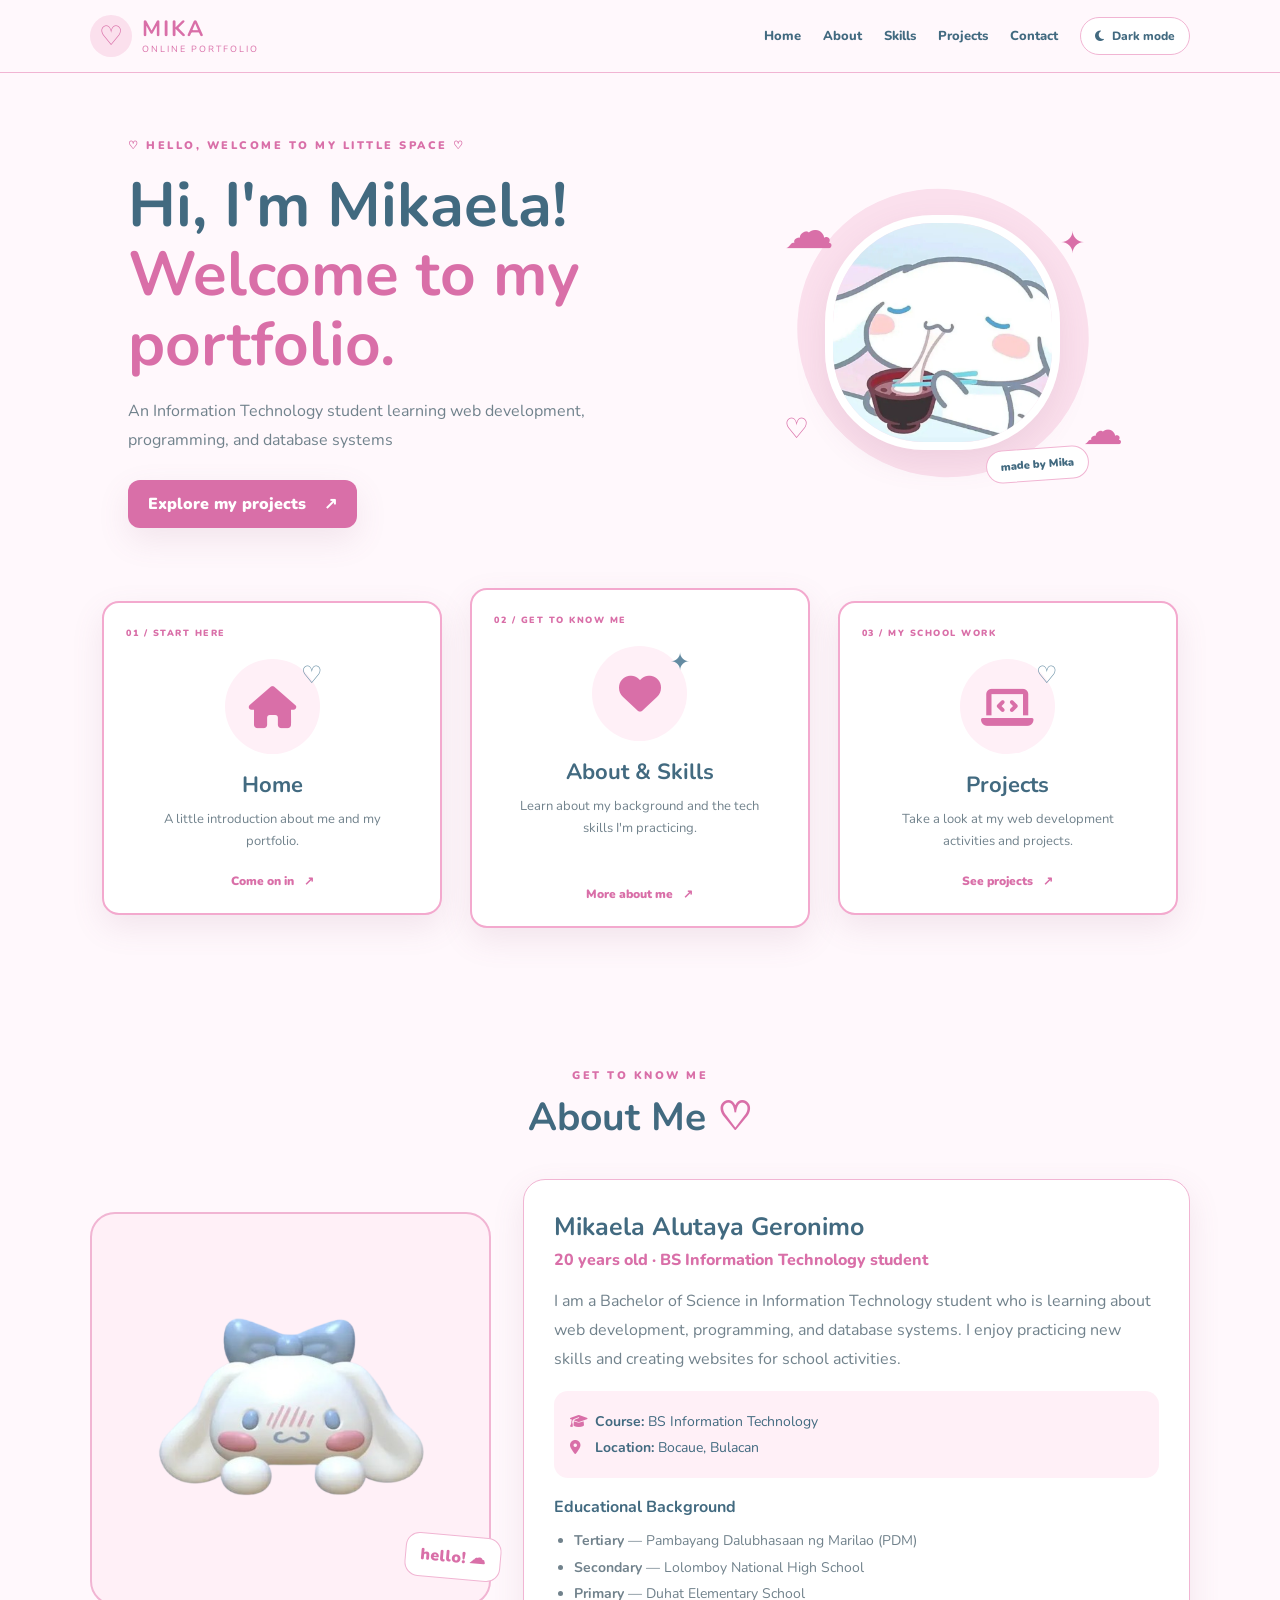
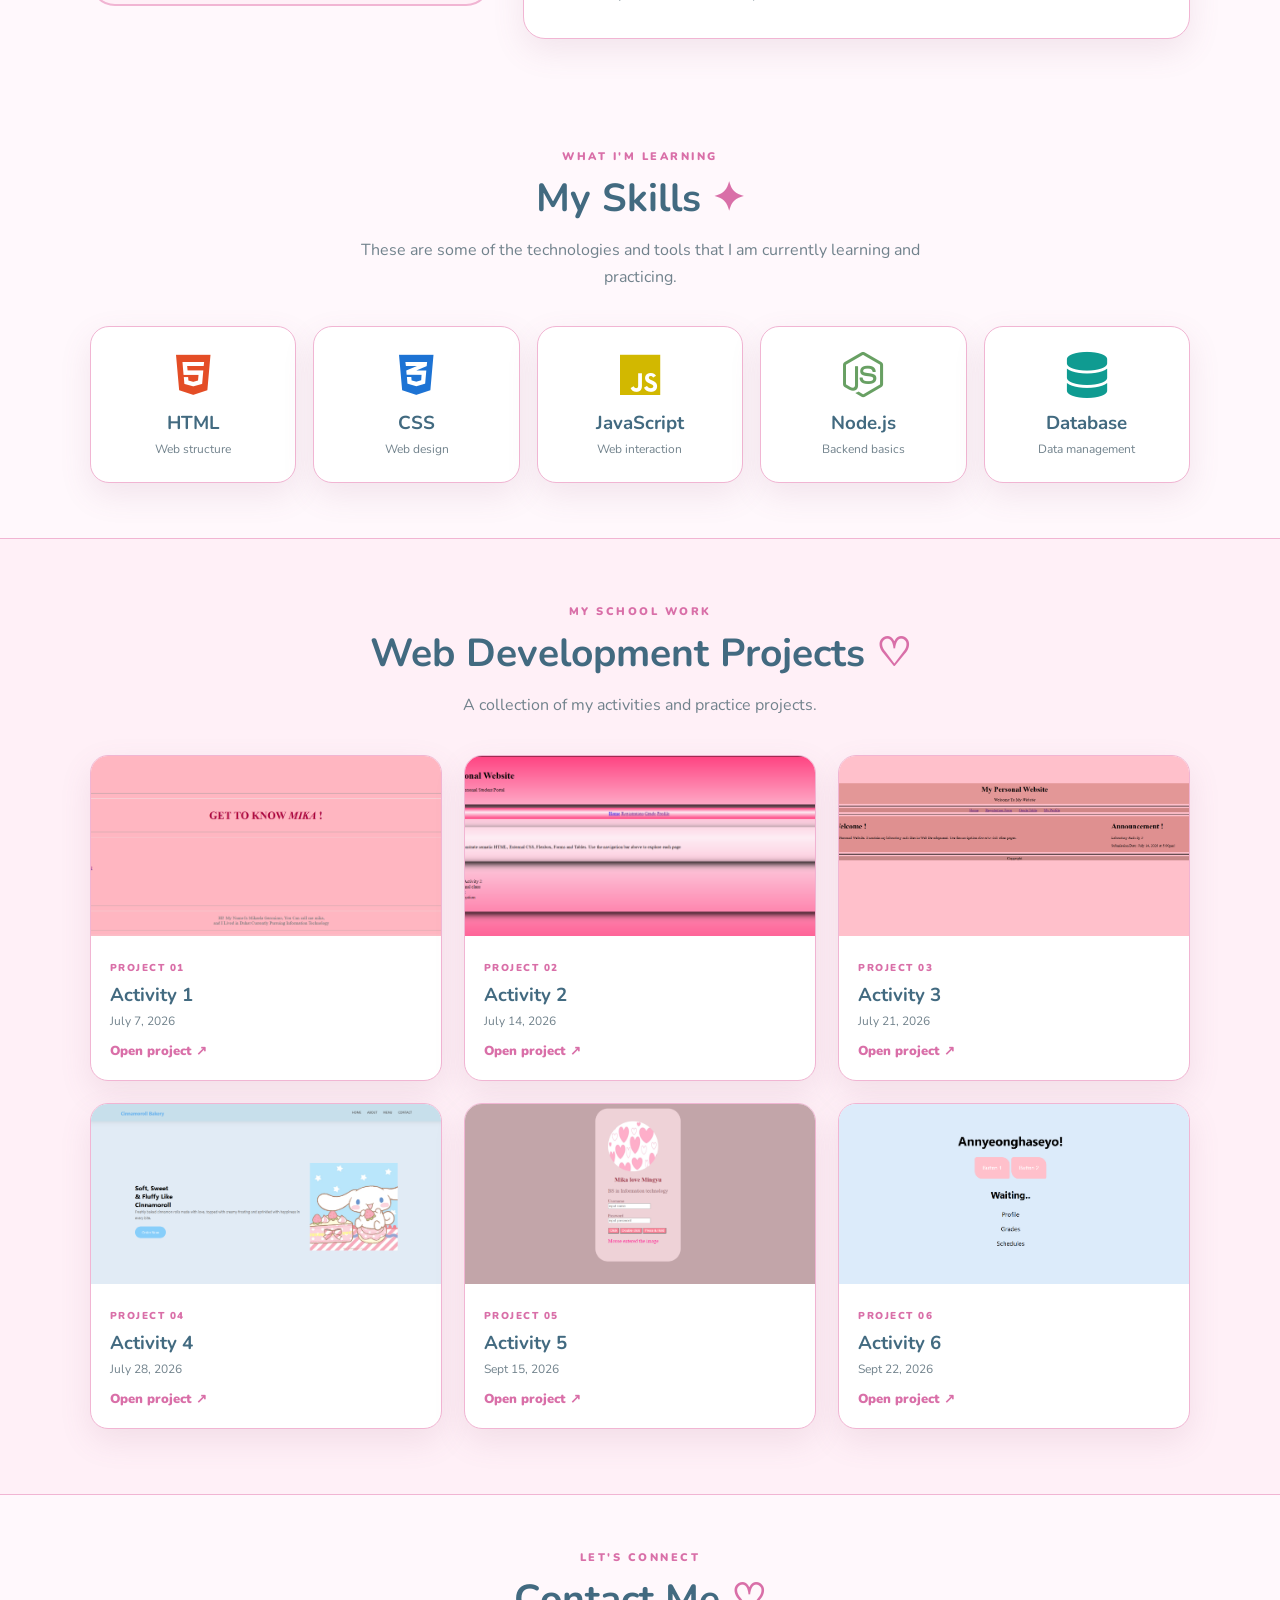
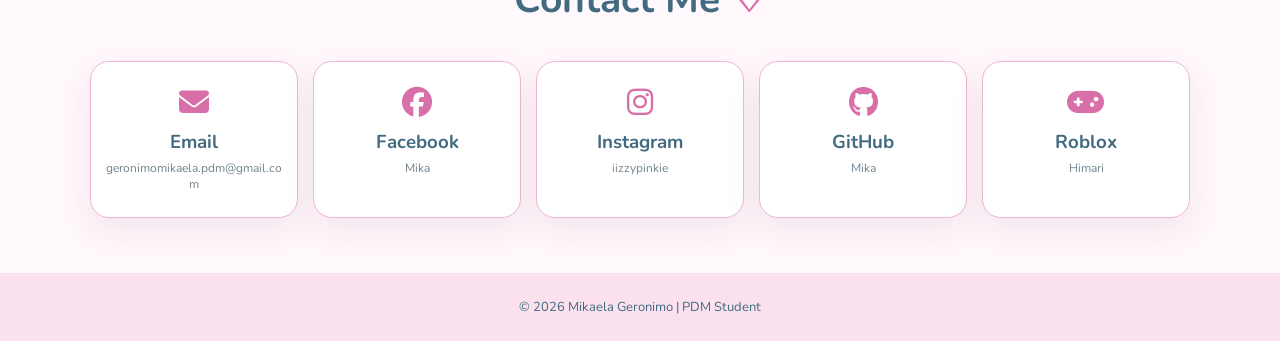
<file: index.html>
<!DOCTYPE html>
<html lang="en">
<head>
  <meta charset="UTF-8">
  <meta name="viewport" content="width=device-width, initial-scale=1.0">
  <title>Mika's Cinnamoroll Portfolio</title>
  <link rel="stylesheet" href="style.css">
  <link rel="stylesheet" href="https://cdnjs.cloudflare.com/ajax/libs/font-awesome/6.5.2/css/all.min.css">
</head>
<body>
  <header class="site-header">
    <a class="brand" href="#homecon" aria-label="Mika's portfolio home">
      <span class="brand-mark">♡</span>
      <span><strong>MIKA</strong><small>ONLINE PORTFOLIO</small></span>
    </a>
    <nav class="navbar" aria-label="Main navigation">
      <a href="#homecon">Home</a>
      <a href="#about">About</a>
      <a href="#skills">Skills</a>
      <a href="#activities">Projects</a>
      <a href="#contact">Contact</a>
      <button class="theme-toggle" id="themeToggle" type="button" aria-label="Switch to dark mode" title="Toggle light/dark mode">
        <i class="fa-solid fa-moon"></i><span>Dark mode</span>
      </button>
    </nav>
  </header>

  <main>
    <section class="landing" id="homecon">
      <div class="intro">
        <p class="eyebrow">♡ HELLO, WELCOME TO MY LITTLE SPACE ♡</p>
        <h1>Hi, I'm Mikaela!<br><span>Welcome to my portfolio.</span></h1>
        <p class="intro-copy">An Information Technology student learning web development, programming, and database systems</p>
        <a class="pill-button" href="#activities">Explore my projects <span>↗</span></a>
      </div>

      <div class="landing-art">
        <div class="cloud cloud-one">☁</div>
        <div class="cloud cloud-two">☁</div>
        <div class="sparkle sparkle-one">✦</div>
        <div class="sparkle sparkle-two">♡</div>
        
<img
  src="profile2.png"
  alt="Mikaela's profile photo"
  class="hero-photo"
  id="heroPhoto"
>

        <div class="art-note">made by Mika</div>
      </div>
    </section>

    <section class="quick-links" aria-label="Portfolio sections">
      <a class="feature-card home-card" href="#homecon">
        <span class="card-number">01 / START HERE</span>
        <div class="doodle home-doodle"><i class="fa-solid fa-house"></i><span>♡</span></div>
        <h2>Home</h2>
        <p>A little introduction about me and my portfolio.</p>
        <span class="card-link">Come on in <b>↗</b></span>
      </a>
      <a class="feature-card about-card-link" href="#about">
        <span class="card-number">02 / GET TO KNOW ME</span>
        <div class="doodle about-doodle"><i class="fa-solid fa-heart"></i><span>✦</span></div>
        <h2>About & Skills</h2>
        <p>Learn about my background and the tech skills I'm practicing.</p>
        <span class="card-link">More about me <b>↗</b></span>
      </a>
      <a class="feature-card projects-card-link" href="#activities">
        <span class="card-number">03 / MY SCHOOL WORK</span>
        <div class="doodle project-doodle"><i class="fa-solid fa-laptop-code"></i><span>♡</span></div>
        <h2>Projects</h2>
        <p>Take a look at my web development activities and projects.</p>
        <span class="card-link">See projects <b>↗</b></span>
      </a>
    </section>

    <section id="about" class="content-section reveal-section">
      <div class="section-heading">
        <p class="eyebrow">GET TO KNOW ME</p>
        <h2>About Me <span>♡</span></h2>
      </div>
      <div class="about-layout">
        <div class="about-photo-wrap"><img src="profile1.png" alt="Mikaela" class="about-photo"><span class="sticker">hello! ☁</span></div>
        <div class="about-info panel">
          <h3>Mikaela Alutaya Geronimo</h3>
          <p class="pink-text">20 years old · BS Information Technology student</p>
          <p>I am a Bachelor of Science in Information Technology student who is learning about web development, programming, and database systems. I enjoy practicing new skills and creating websites for school activities.</p>
          <div class="info-list">
            <p><i class="fa-solid fa-graduation-cap"></i><b>Course:</b> BS Information Technology</p>
            <p><i class="fa-solid fa-location-dot"></i><b>Location:</b> Bocaue, Bulacan</p>
          </div>
          <h4>Educational Background</h4>
          <ul class="education">
            <li><b>Tertiary</b> — Pambayang Dalubhasaan ng Marilao (PDM)</li>
            <li><b>Secondary</b> — Lolomboy National High School</li>
            <li><b>Primary</b> — Duhat Elementary School</li>
          </ul>
        </div>
      </div>
    </section>

    <section id="skills" class="content-section reveal-section">
      <div class="section-heading">
        <p class="eyebrow">WHAT I'M LEARNING</p>
        <h2>My Skills <span>✦</span></h2>
        <p class="section-description">These are some of the technologies and tools that I am currently learning and practicing.</p>
      </div>
      <div class="skills-grid">
        <article class="skill-tile"><i class="fa-brands fa-html5 html"></i><h3>HTML</h3><p>Web structure</p></article>
        <article class="skill-tile"><i class="fa-brands fa-css3-alt css"></i><h3>CSS</h3><p>Web design</p></article>
        <article class="skill-tile"><i class="fa-brands fa-js javascript"></i><h3>JavaScript</h3><p>Web interaction</p></article>
        <article class="skill-tile"><i class="fa-brands fa-node-js node"></i><h3>Node.js</h3><p>Backend basics</p></article>
        <article class="skill-tile"><i class="fa-solid fa-database database"></i><h3>Database</h3><p>Data management</p></article>
      </div>
    </section>

    <section id="activities" class="content-section projects-section reveal-section">
      <div class="section-heading">
        <p class="eyebrow">MY SCHOOL WORK</p>
        <h2>Web Development Projects <span>♡</span></h2>
        <p class="section-description">A collection of my activities and practice projects.</p>
      </div>
      <div class="project-grid">
        <article class="project-tile"><img src="activity-1.png" alt="Activity 1 preview"><div class="project-info"><span>PROJECT 01</span><h3>Activity 1</h3><p>July 7, 2026</p><a href="ACTIVITY-1/home.html">Open project ↗</a></div></article>
        <article class="project-tile"><img src="activity-2.png" alt="Activity 2 preview"><div class="project-info"><span>PROJECT 02</span><h3>Activity 2</h3><p>July 14, 2026</p><a href="ACTIVITY-4/home.html">Open project ↗</a></div></article>
        <article class="project-tile"><img src="act3.png" alt="Activity 3 preview"><div class="project-info"><span>PROJECT 03</span><h3>Activity 3</h3><p>July 21, 2026</p><a href="ACTIVITY-2/Home.html">Open project ↗</a></div></article>
        <article class="project-tile"><img src="activity-4.png" alt="Activity 4 preview"><div class="project-info"><span>PROJECT 04</span><h3>Activity 4</h3><p>July 28, 2026</p><a href="ACTIVITY-3/index.html">Open project ↗</a></div></article>
        <article class="project-tile"><img src="act5.png" alt="Activity 5 preview"><div class="project-info"><span>PROJECT 05</span><h3>Activity 5</h3><p>Sept 15, 2026</p><a href="ACTIVITY-5/index.html">Open project ↗</a></div></article>
        <article class="project-tile"><img src="act6.png" alt="Activity 6 preview"><div class="project-info"><span>PROJECT 06</span><h3>Activity 6</h3><p>Sept 22, 2026</p><a href="ACTIVITY-6/index.html">Open project ↗</a></div></article>
      </div>
    </section>

    <section id="contact" class="content-section reveal-section">
      <div class="section-heading"><p class="eyebrow">LET'S CONNECT</p><h2>Contact Me <span>♡</span></h2></div>
      <div class="contact-grid">
        <article class="contact-tile"><i class="fa-solid fa-envelope"></i><h3>Email</h3><p>geronimomikaela.pdm@gmail.com</p></article>
        <article class="contact-tile"><i class="fa-brands fa-facebook"></i><h3>Facebook</h3><p>Mika</p></article>
        <article class="contact-tile"><i class="fa-brands fa-instagram"></i><h3>Instagram</h3><p>iizzypinkie</p></article>
        <article class="contact-tile"><i class="fa-brands fa-github"></i><h3>GitHub</h3><p>Mika</p></article>
        <article class="contact-tile"><i class="fa-solid fa-gamepad"></i><h3>Roblox</h3><p>Himari</p></article>
      </div>
    </section>
  </main>

  <footer><p>© 2026 Mikaela Geronimo | PDM Student</p></footer>
  <button id="backToTop" class="back-to-top" aria-label="Back to top" title="Back to top">↑</button>
  <script src="script.js"></script>
</body>
</html>
</file>
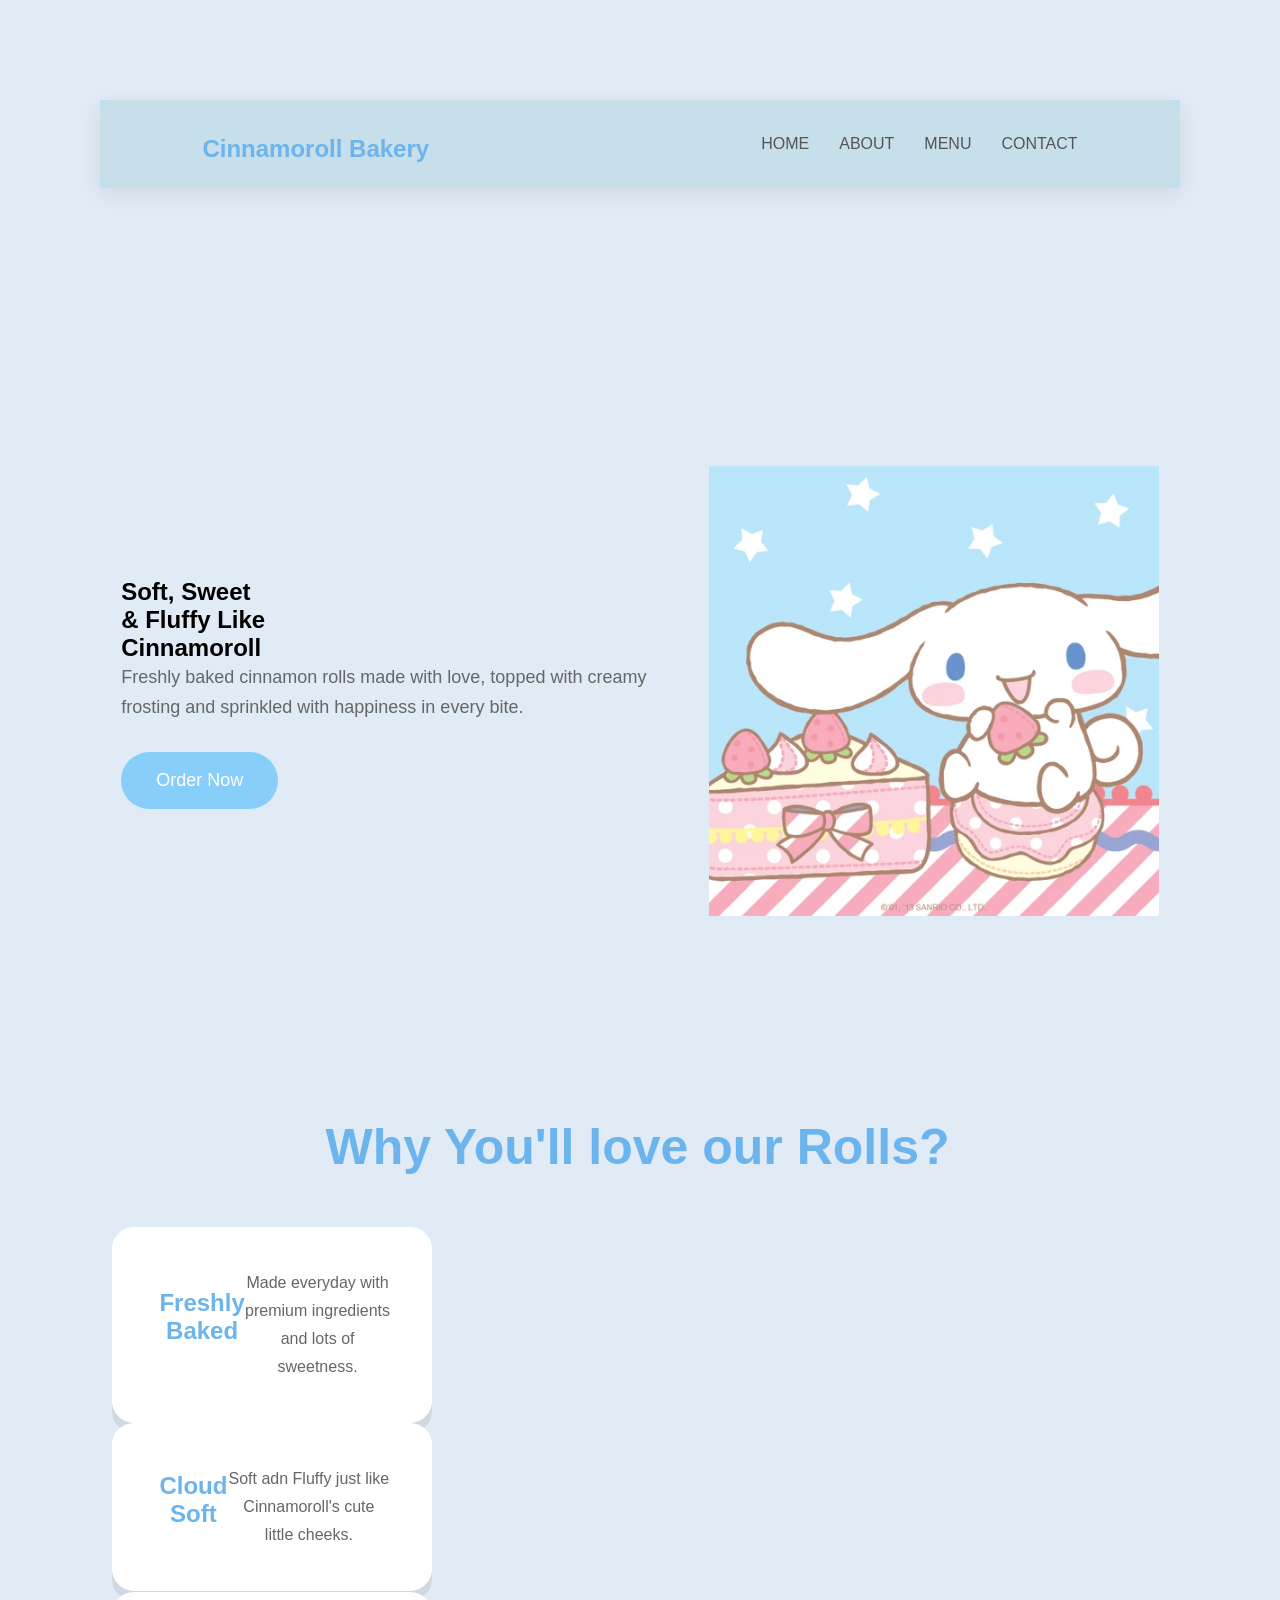
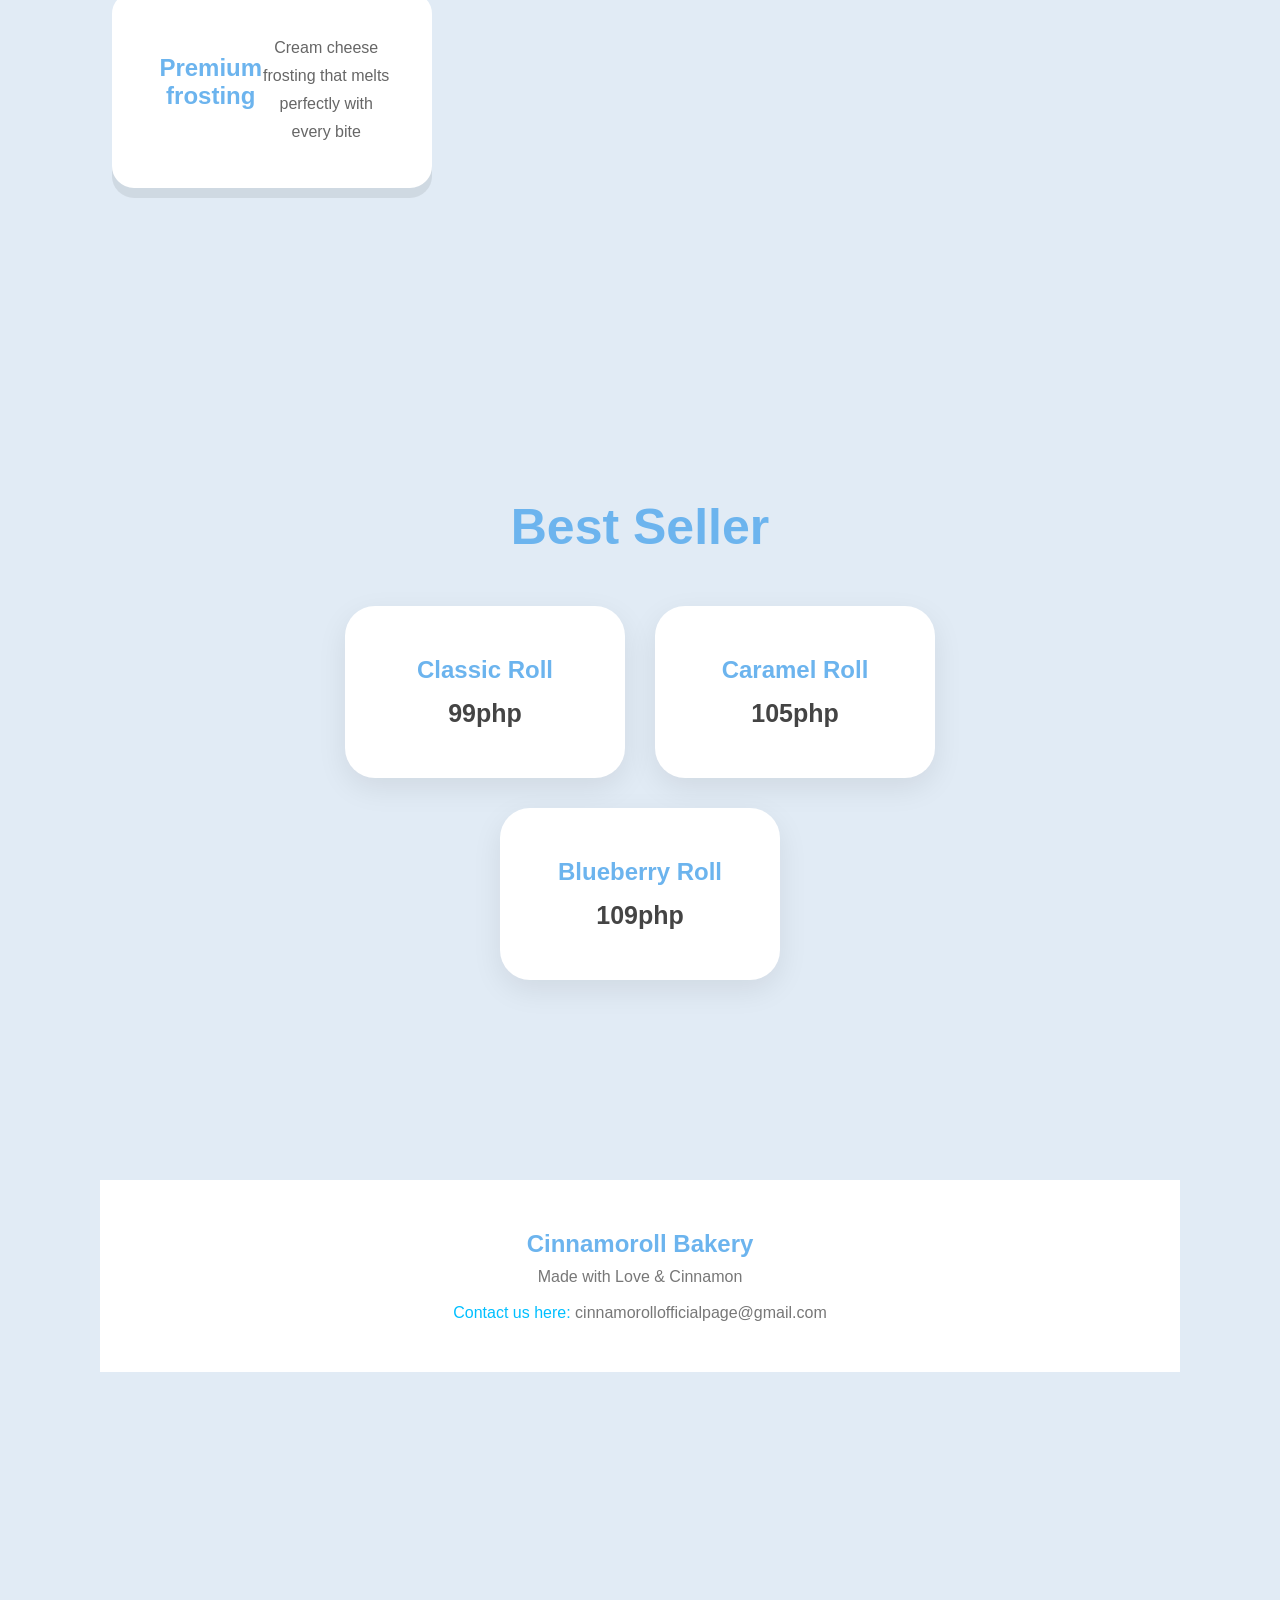
<file: ACTIVITY-3/index.html>
<!DOCTYPE html>
<html lang="en">
<head>
    <meta charset="UTF-8">
    <meta name="viewport" content="width=device-width, initial-scale=1.0">
    <title>Cinnamoroll Bakery</title>
    <link rel="stylesheet" href="style.css">

</head>

<!--navbar-->

<body>
    <nav>
        <h2>Cinnamoroll Bakery</h2>
        <ul>
            <li><a href="#home">HOME</a></li>
            <li><a href="#about">ABOUT</a></li>
            <li><a href="#menu">MENU</a></li>
            <li><a href="#contact">CONTACT</a></li>
        </ul>
    </nav>
 
    <section class="hero" id="home">
        <div class="left">
            <h1>
                Soft, Sweet <br>
                & Fluffy Like <br>
                Cinnamoroll
            </h1>
            
            <p>
                Freshly baked cinnamon rolls made with love,
                topped with creamy frosting and sprinkled
                with happiness in every bite.
            </p>
        
            <button>Order Now</button>
            
        </div>

        <div class="right">
            <img src="pic1.png">
        </div>

    </section>
   

    <!-ABOUT->

    <section class="about" id="about">
       
        <h1>Why You'll love our Rolls?</h1>

        <div class="card">
            <h2>Freshly Baked</h2>
            <p>
                Made everyday with premium ingredients
                and lots of sweetness.
            </p>
        </div>

            <div class="card">
                <h2>Cloud Soft</h2>

                <p>
                    Soft adn Fluffy just like Cinnamoroll's
                    cute little cheeks.
                </p>
            </div>

            <div class="card">
                <h2>Premium frosting</h2>
                <p>
                    Cream cheese frosting that melts
                    perfectly with every bite
                </p>
                
            
        </div>
    </section>
    
    <br><br><br><br><br>
    <!-Menu->
    
    <section class="best" id="menu">
        <h1>Best Seller</h1>
        <div class="cards">
            <div class="menu">
                <h2>Classic Roll</h2>
                <p>99php</p>
            </div>
            <div class="menu">
                <h2>Caramel Roll</h2>
                <p>105php</p>
            </div>
            <div class="menu">
                <h2>Blueberry Roll</h2>
                <p>109php</p>
            </div>

        </div>
    </section>

    <!-contact->
    <section class="foots" id="contact">
    <footer>

        <h2>Cinnamoroll Bakery</h2>
        <p>Made with Love & Cinnamon</p><br>
        <p><span style="color: deepskyblue;">Contact us here: </span>cinnamorollofficialpage@gmail.com</p>
    </footer>
</section>
<br><br><br><br><br><br><br><br><br><br>
    
</body>
</html>
</file>
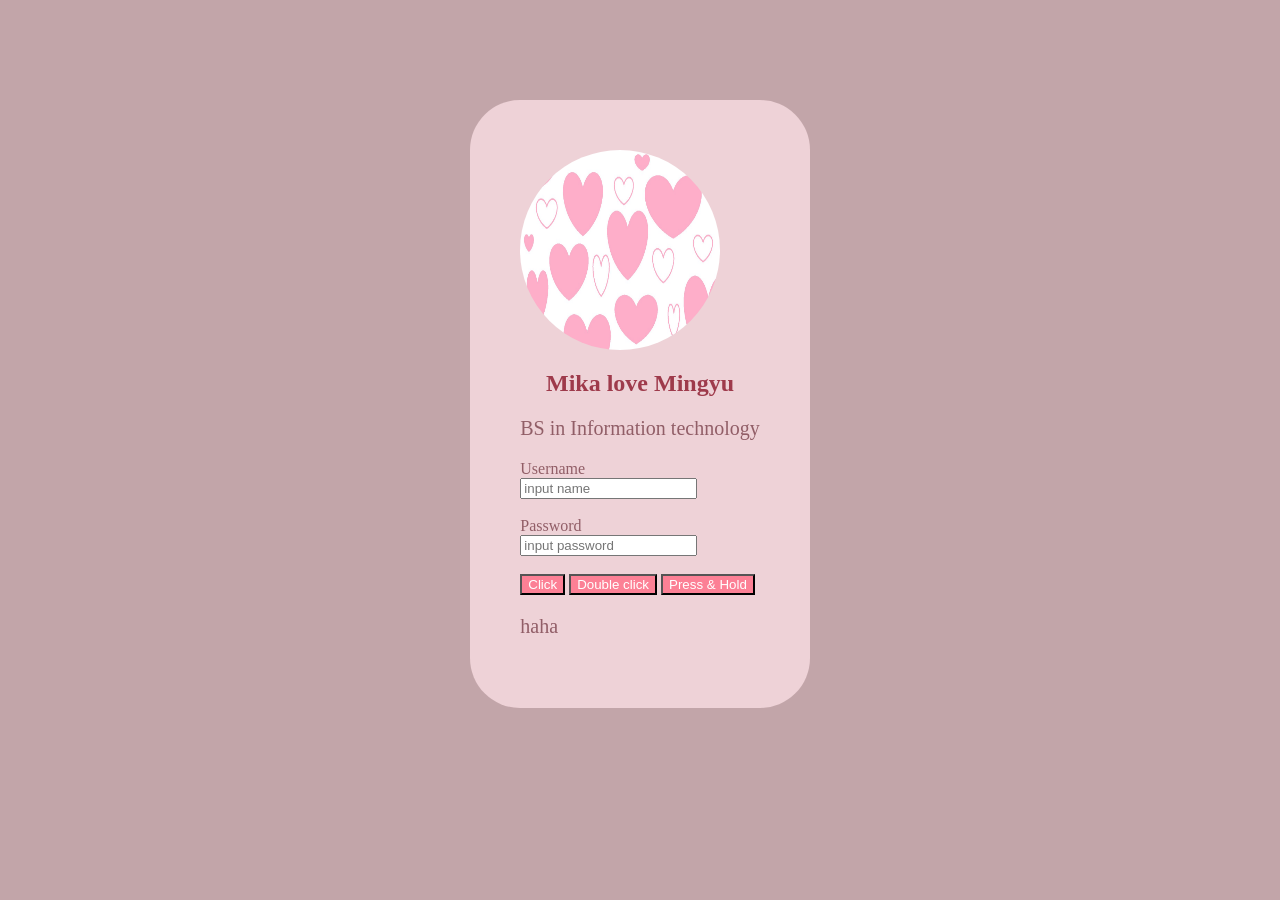
<file: ACTIVITY-5/index.html>
<!DOCTYPE html>
<html lang="en">
<head>
    <meta charset="UTF-8">
    <meta name="viewport" content="width=device-width, initial-scale=1.0">
    <title>Document</title>
  <link rel="stylesheet" href="style.css">

</head>
<body>
    <div class="maincon">
    
    <img src="img.jpeg" alt="profile" id="img" >

    <h2 id="studentname">
        Mika love Mingyu
    </h2>

    <p id="course">
        BS in Information technology
    </p>

    <form>
        <label>Username</label><br>
        <input type="text" id="input" name="name" placeholder="input name"><br><br>
        <label>Password</label><br>
        <input type="password" name="password" placeholder="input password"><br><br>
    </form>

    
    <button id="b1">Click</button>
    <button id="b2">Double click</button>
    <button id="b3">Press & Hold</button>
    
    <p id="output">haha</p>

    <script src="script.js"></script>

    </div>
</body>
</html>
</file>
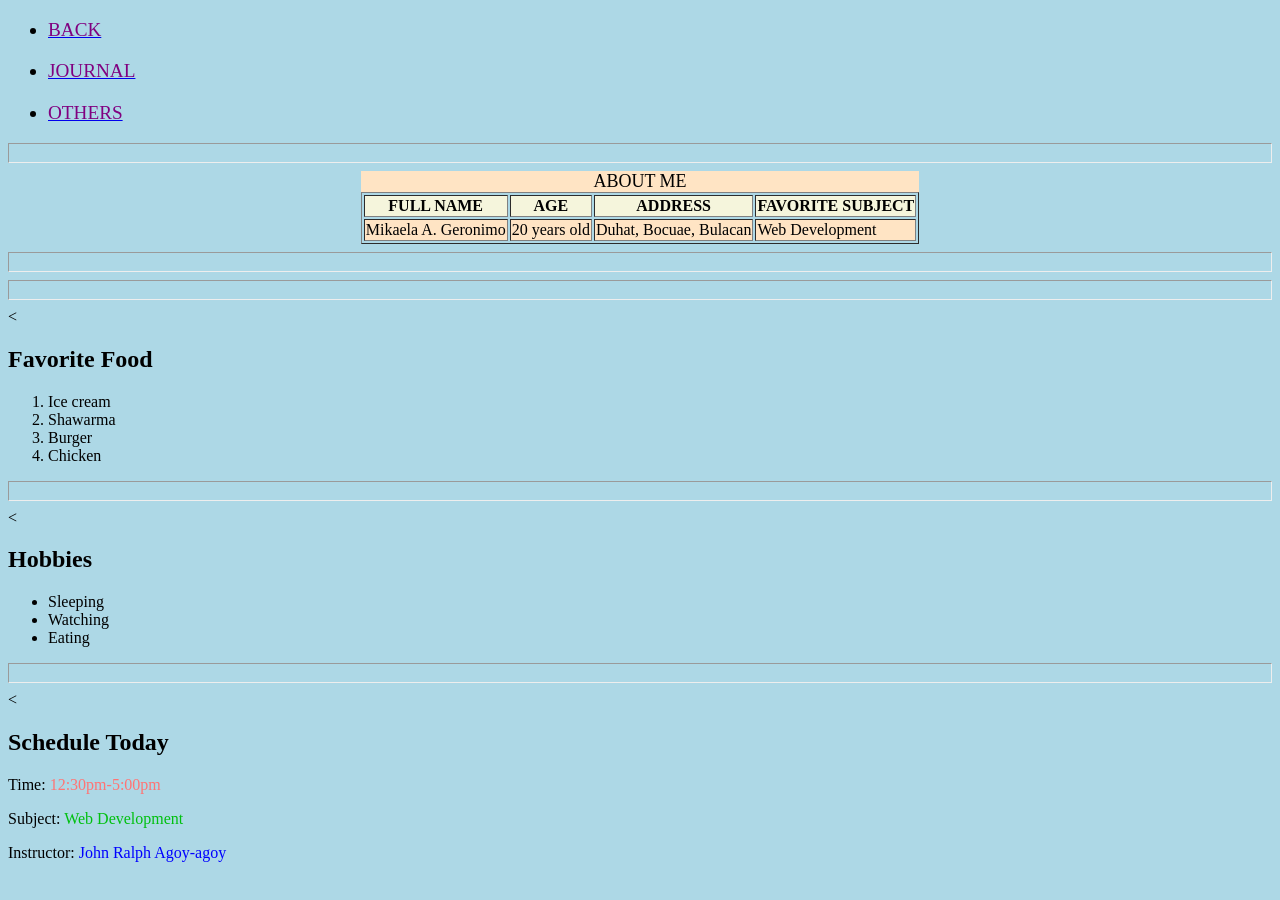
<file: ACTIVITY-1/ABOUTME.html>
<!DOCTYPE html>
<html>
    <head>
        <title>ABOUT ME</title>
    </head>
    <body bgcolor="lightblue">
            <ul><big><li><p><a href="home.html"><font color="purple">BACK</font></a></p></ul></big></ul>
         </ul>
         <ul>
          <big><li><p><a href="JOURNAL.html"><font color="purple">JOURNAL</font></a></p></ul></big>
         </ul>
                   
          <ul>
            <big><li><p><a href="OTHERS.html"><font color="purple">OTHERS<Meta:kw></Meta:kw></font></a></p></ul></big>
         </ul>
                    
             <hr size="20cm">
             <table border=1 align=center>

                <caption style="font-size: large; background-color:bisque">ABOUT ME</caption>
                
                <tr style="background-color: beige;">
                <th>FULL NAME</th>
                <th>AGE</th>
                <th>ADDRESS</th>
                <th>FAVORITE SUBJECT</th>
                </tr>
                
                <tr style="background-color: bisque;">
                <td>Mikaela A. Geronimo</td>
                <td>20 years old</td>
                <td>Duhat, Bocuae, Bulacan</td>
                <td>Web Development</td>
                </tr>
               </table>


               <hr size="20cm"> 
         <div style="border: 2px; color:rgb(0, 0, 31);"></div>
         <hr size="20cm">
         <<h2>Favorite Food</h2>
         <ol >
             <li>Ice cream</li>
             <li>Shawarma</li>
             <li>Burger</li>
             <li>Chicken</li>
           </ol>

          
           <hr size="20cm">
           <<h2>Hobbies</h2>
           <ul>
             <li>Sleeping</li>
             <li>Watching</li>
             <li>Eating</li>
           </ul>

             <hr size="20cm"> 
             <<h2>Schedule Today</h2>
        <p>Time: <span style="color: rgb(255, 116, 116);">12:30pm-5:00pm</p>    
         <p>Subject: <span style="color: rgb(0, 192, 16);">Web Development</p>
         <p>Instructor: <span style="color: blue;">John Ralph Agoy-agoy</p>
    </body>
</html
</file>
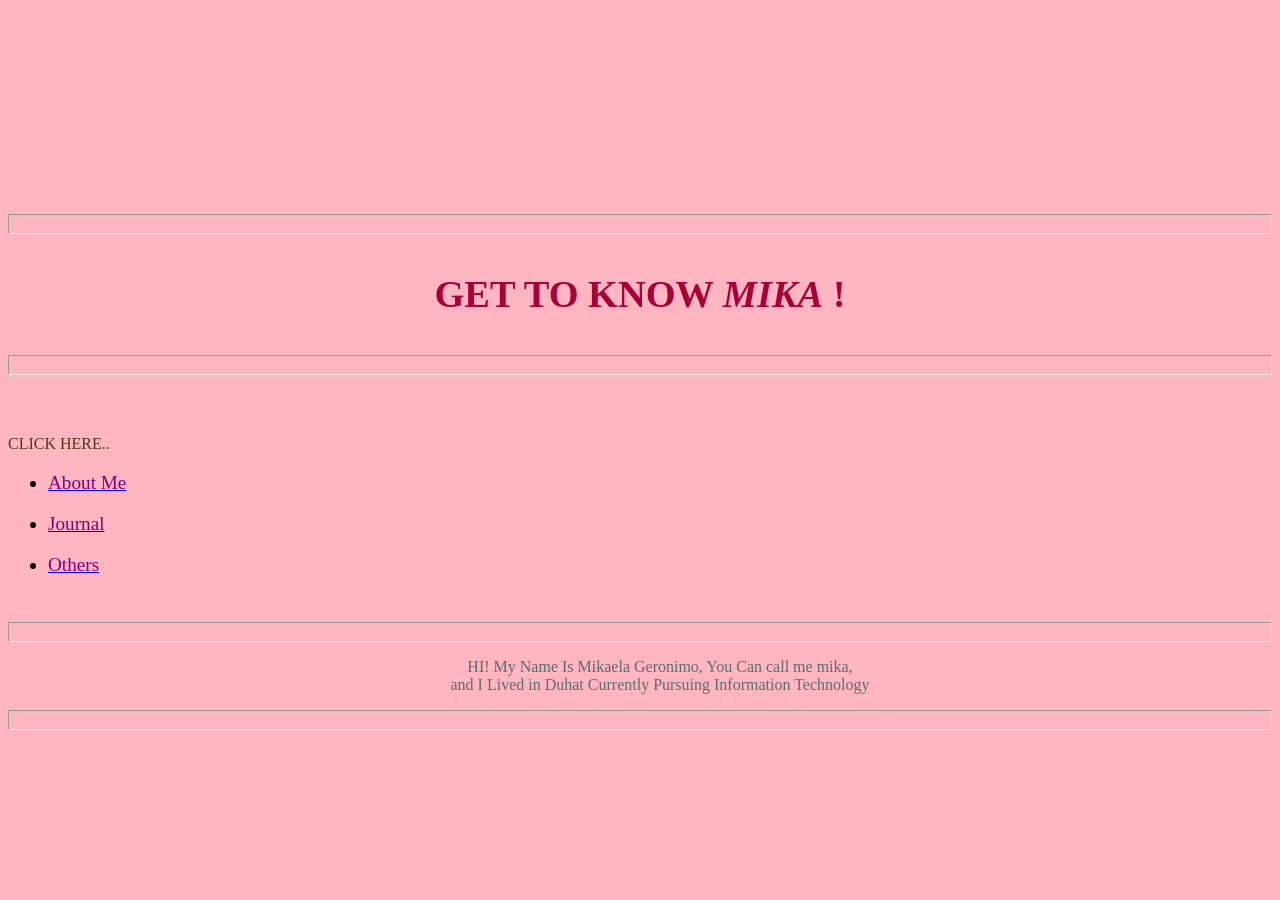
<file: ACTIVITY-1/home.html>
<!DOCTYPE html>
<html>
    <head>
        <title>WEBSITE NI MIKA</title>   
    </head>
        <body bgcolor="Lightpink">

<br><br><br><br><br><br><br> <br><br><br><br>

            <hr size="20cm">
        
            
                 <big><h1 align="center"><p style="color: rgb(170, 0, 57);" >GET TO KNOW <i>MIKA</i> !</h1></big>
    <hr size="20cm">
<br><br>
    <p style="color: rgb(78, 56, 27);">CLICK HERE..</p>
            <left>
            
             <ul>
                 <big><li><p><a href="ABOUTME.html"><font color="purple">About Me</font></a></p></ul></big>
                
            </ul>
            <ul>
                 <big><li><p><a href="JOURNAL.html"><font color="purple">Journal</font></a></p></ul></big>
            </ul>
              <ul>
                 <big><li><p><a href="OTHERS.html"><font color="purple">Others</font></a></p></ul></big>
            </ul>
            </left>
            <br>
            
            <hr size="20cm">
            <center>
                <medium>
                 <dl style="color: rgb(91, 110, 110);">
               
                   <dd>HI! My Name Is Mikaela Geronimo, You Can call me mika,</dd>
                   <dd>and I Lived in Duhat Currently Pursuing Information Technology</dd>
                     <dd></dd>
                 </dl>
            </h4>
             </medium>
            <hr size="20cm">
        </body>

</html>
</file>
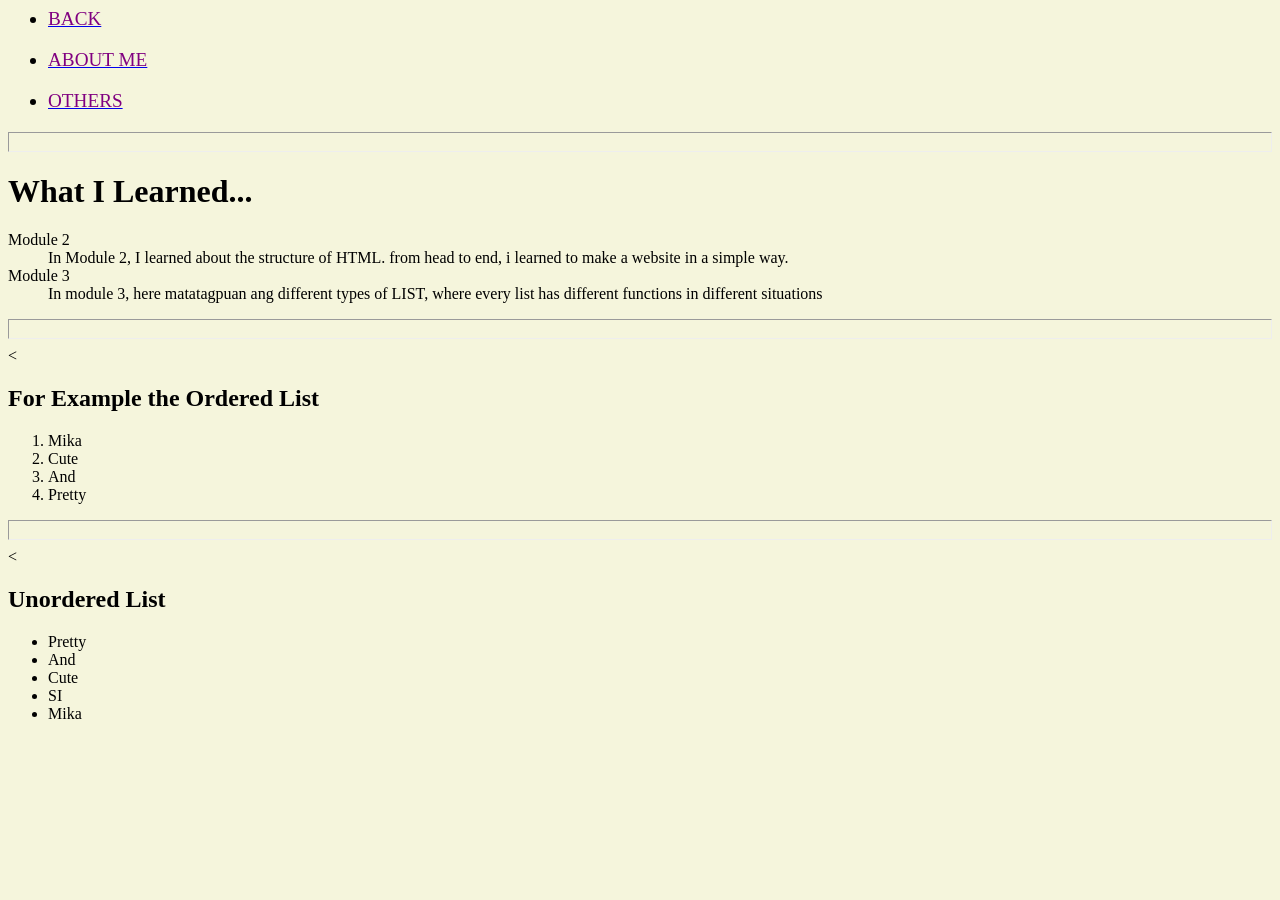
<file: ACTIVITY-1/JOURNAL.html>
<html>
    <head>
        <title>Journal</title>
    </head>
    <body bgcolor="beige">
        <ul>
                <big><li><p><a href="home.html"><font color="purple">BACK</font></a></p></ul></big>
            </ul>
            <ul>
                 <big><li><p><a href="ABOUTME.html"><font color="purple">ABOUT ME</font></a></p></ul></big>
            </ul>
            <ul>
                <big><li><p><a href="OTHERS.html"><font color="purple">OTHERS</font></a></p></ul></big>
           </ul>
           <hr size="20cm">     
          <h1>What I Learned...</h1>
           <dl>
           
            <dt>Module 2</dt>
            <dd>In Module 2, I learned about the structure of HTML. from head to end, i learned to make a website in a simple way.</dd>
            <dt>Module 3</dt>
            <dd>In module 3, here matatagpuan ang different types of LIST, where every list has different functions in different situations</dd>
           
            </dl>
            <hr size="20cm">
            <<h2>For Example the Ordered List</h2>
            <ol>
                <li>Mika</li>
                <li>Cute</li>
                <li>And</li>
                <li>Pretty</li>
              </ol>

             
              <hr size="20cm">
              <<h2>Unordered List</h2>
              <ul>
                <li>Pretty</li>
                <li>And</li>
                <li>Cute</li>
                <li>SI</li>
                <li>Mika</li>
              </ul>
              
     
    </body>
</html>
</file>
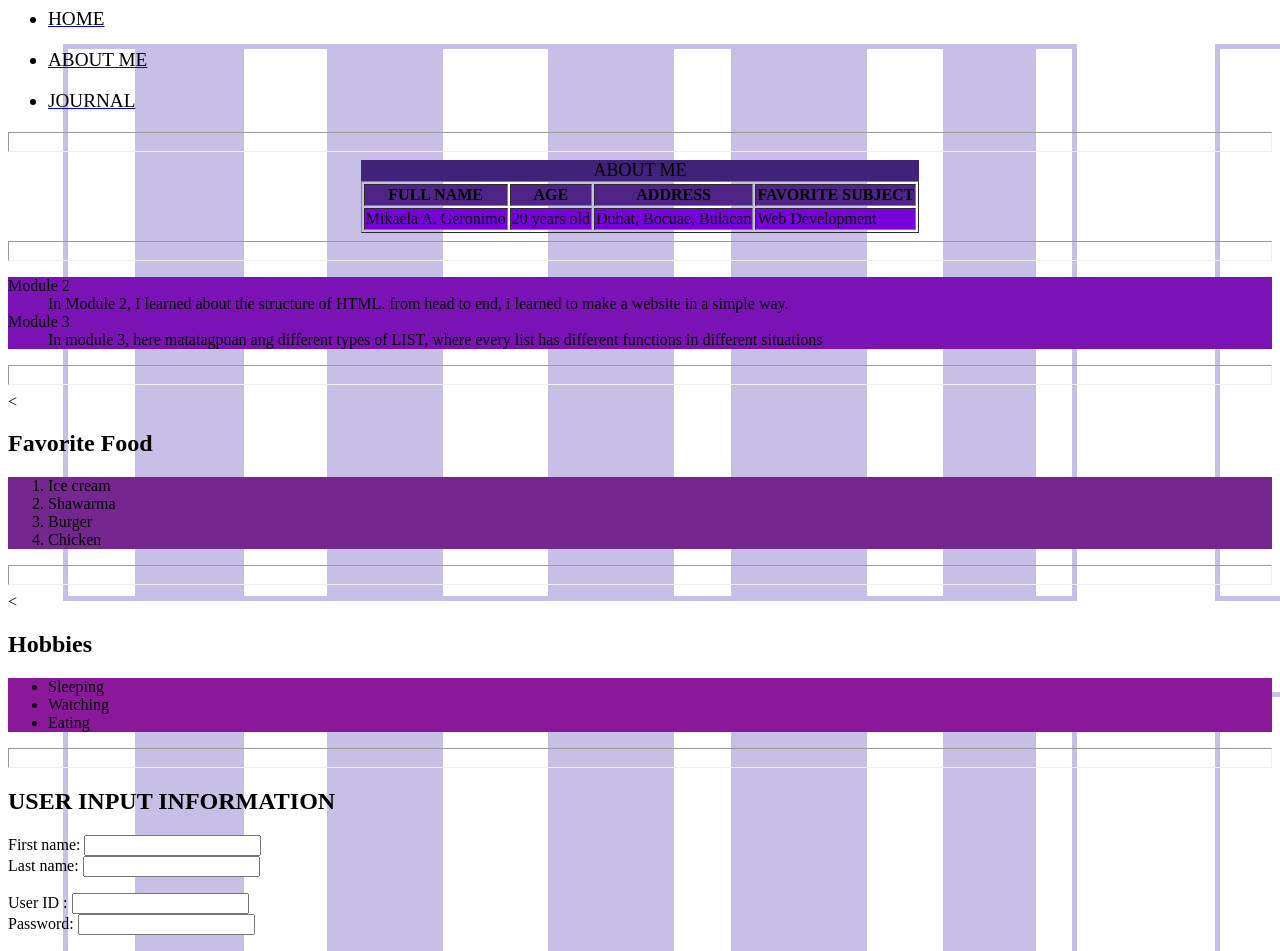
<file: ACTIVITY-1/OTHERS.html>
<html></html>
    <head>
        <title>OTHERS</title>
    </head>
    <body style="background-image: url(1bgothers.png);"
        <ul>
                <ul><big><li><p><a href="home.html"><font color="black">HOME</font></a></p></ul></big></ul>
            </ul>
            <ul>
                 <big><li><p><a href="ABOUTME.html"><font color="black">ABOUT ME</font></a></p></ul></big>
            </ul>
            <ul>
                <big><li><p><a href="JOURNAL.html"><font color="black">JOURNAL</font></a></p></ul></big>
           </ul>
            
           <hr size="20cm">
           <table border=1 align=center>

              <caption style="font-size: large; background-color:rgb(64, 34, 121)">ABOUT ME</caption>
              
              <tr style="background-color: rgb(79, 36, 134);">
              <th>FULL NAME</th>
              <th>AGE</th>
              <th>ADDRESS</th>
              <th>FAVORITE SUBJECT</th>
              </tr>
              
              <tr style="background-color: rgb(120, 0, 218);">
              <td>Mikaela A. Geronimo</td>
              <td>20 years old</td>
              <td>Duhat, Bocuae, Bulacan</td>
              <td>Web Development</td>
              </tr>
             </table>
             <hr size="20cm"> 
        
             <dl>
           <div style="background-color: rgb(122, 18, 182);">  </style>
                <dt>Module 2</dt>
                <dd>In Module 2, I learned about the structure of HTML. from head to end, i learned to make a website in a simple way.</dd>
                <dt>Module 3</dt>
                <dd>In module 3, here matatagpuan ang different types of LIST, where every list has different functions in different situations</dd>
               
                </dl>
                <hr size="20cm">
                <<h2>Favorite Food</h2>
                <ol style="background-color: rgb(118, 39, 143);">
                    <li>Ice cream</li>
                    <li>Shawarma</li>
                    <li>Burger</li>
                    <li>Chicken</li>
                  </ol>
    
                 
                  <hr size="20cm">
                  <<h2>Hobbies</h2>
                  <ul style="background-color: rgb(139, 23, 155);">
                    <li>Sleeping</li>
                    <li>Watching</li>
                    <li>Eating</li>
                   
                  </ul>
                  <hr size="20cm">

                  <h2>USER INPUT INFORMATION</h2>
                  <form >
                    First name:  <input type="text" name="first_name" />
                    <br>
                    Last name:  <input type="text" name="last_name" />
                    </form>
                    <form >
                        User ID :  <input type="text" name="user_id" />
                        <br>
                        Password:  <input type="password" name="password" />
                        </form>
                        
              
    </body>
</html>
</file>
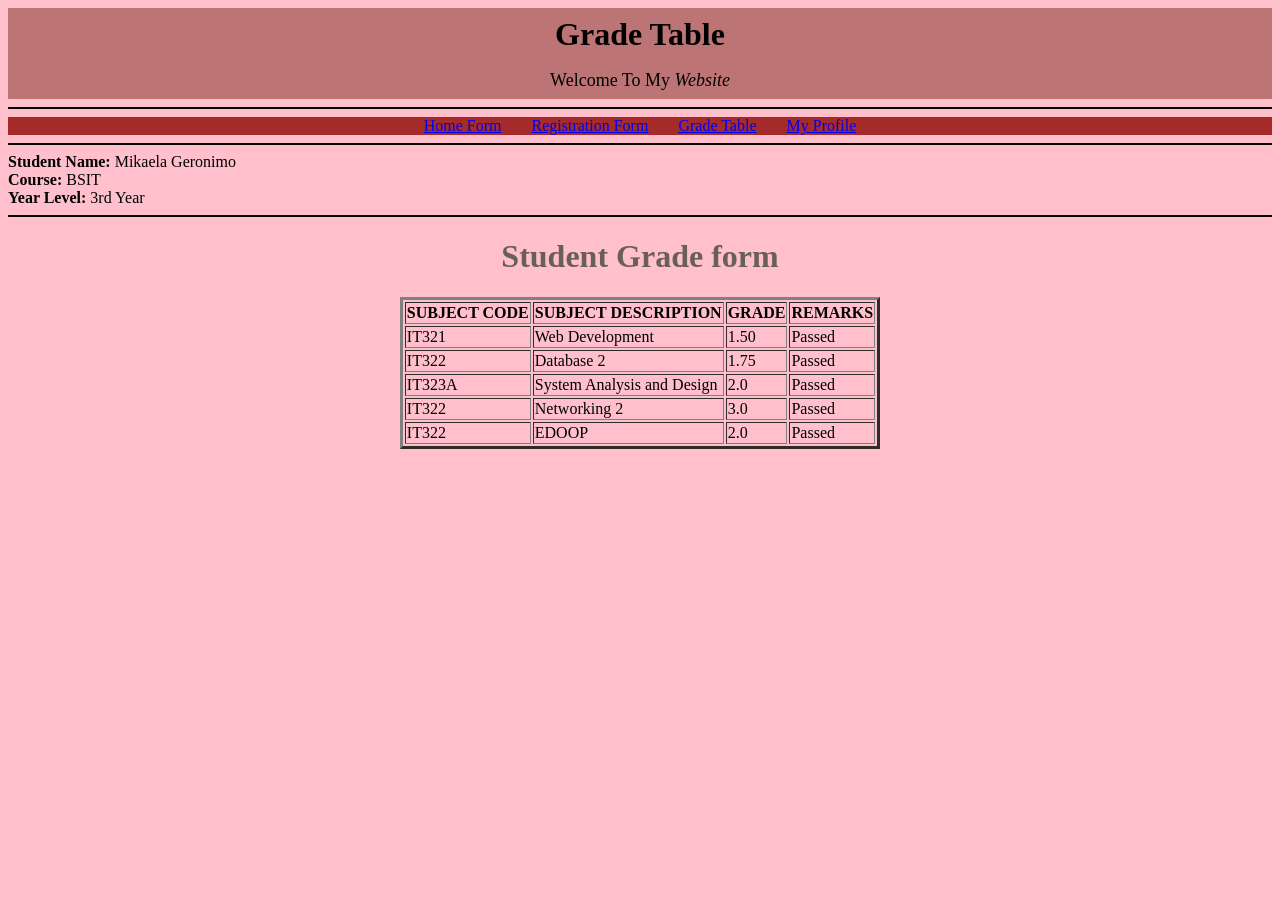
<file: ACTIVITY-2/Grade.html>
<!DOCTYPE html>

<html>
    <header style="background-color: rgb(188, 116, 116); text-align:center">
        <h1 style="padding: 8px; margin: 1px;">Grade Table</h1>
        <p style="padding: 8px; margin: 1px; font-size:large;">Welcome To My <i>Website</i></p>
    </header>
    <hr color="black">

    <body bgcolor="pink">
     
        <div style="background-color: brown; display:flex; justify-content:center; gap: 30px">
        <a href="Home.html">Home Form</a>
        <a href="Registration.html">Registration Form</a>
        <a href="Grade.html">Grade Table</a>
        <a href="MyProfile.html">My Profile</a>
        </div>

        
        <hr color="black">
        <span><b>Student Name: </b>Mikaela Geronimo</span>
        <br>
        <span><b>Course: </b>BSIT</span>
            <br>
        <span><b>Year Level: </b>3rd Year</span>
        
        <hr color="black">

        <div>
            <center><h1 style="color: rgb(104, 96, 86);">Student Grade form</h1></center>
            </div>
      

    <div>
        <table border=3 align=center>

        
            <tr>
            <th>SUBJECT CODE</th>
            <th>SUBJECT DESCRIPTION</th>
            <th>GRADE</th>
            <th>REMARKS</th>
            </tr>
            
            <tr>
            <td>IT321</td>
            <td>Web Development</td>
            <td>1.50</td>
            <td>Passed</td>
            </tr>
            
            <tr>
            <td>IT322</td>
            <td>Database 2</td>
            <td>1.75</td>
            <td>Passed</td>
            </tr>
            
            <tr>
            <td>IT323A</td>
            <td>System Analysis and Design</td>
            <td>2.0</td>
            <td>Passed</td>
            </tr>
            
            <tr>
            <td>IT322</td>
            <td>Networking 2</td>
            <td>3.0</td>
            <td>Passed</td>
            </tr>

            <tr>
                <td>IT322</td>
                <td>EDOOP</td>
                <td>2.0</td>
                <td>Passed</td>
                </tr>
    </div>          
            

</body>

</html>
</file>
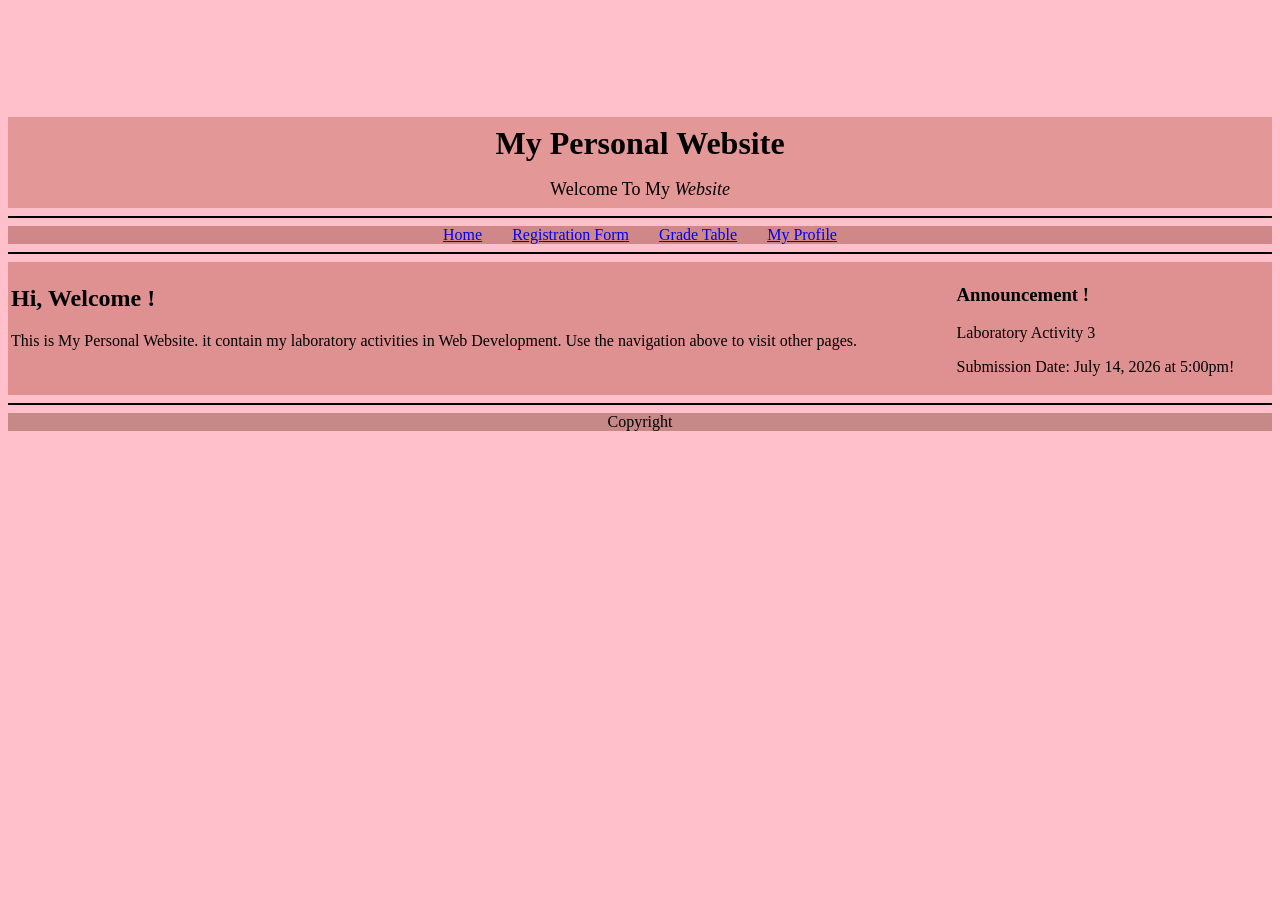
<file: ACTIVITY-2/Home.html>
<!DOCTYPE html>
<html>
    <head><title>Website ko to</title></head>
<br><br><br><br><br><br>
    <header style="background-color: rgb(227, 151, 151); text-align:center">
        <h1 style="padding: 8px; margin: 1px;">My Personal Website</h1>
        <p style="padding: 8px; margin: 1px; font-size:large;">Welcome To My <i>Website</i></p>
    </header>

<hr color="black">

<body bgcolor="pink">
 
    <div style="background-color: rgb(208, 135, 135); display:flex; justify-content:center; gap: 30px">
    <a href="Home.html">Home</a>
    <a href="Registration.html">Registration Form</a>
    <a href="Grade.html">Grade Table</a>
    <a href="MyProfile.html">My Profile</a>
    </div>

    <hr color="black">
<div style="background-color: rgb(223, 144, 144);">
    <section>
        <table width="100%">
            <tr>
                <td width="75%" valign="top">
            
        <h1>Hi, Welcome !</h1>
        <p>This is My Personal Website. it contain my laboratory activities in Web Development. Use the navigation above to visit other pages.</p>
    </section>
</td>
<td width="25%" valign="top";>
    <aside>
        <h1>Announcement !</h1>
        <p>Laboratory Activity 3</p>
        <p>Submission Date: July 14, 2026 at 5:00pm!</p>
    </aside>
</td>
</tr>
</table>
</div>

<hr color="black">
<center>
<footer style="background-color: rgb(199, 136, 136);">Copyright</footer>
</center>
</body>


</html>
</file>
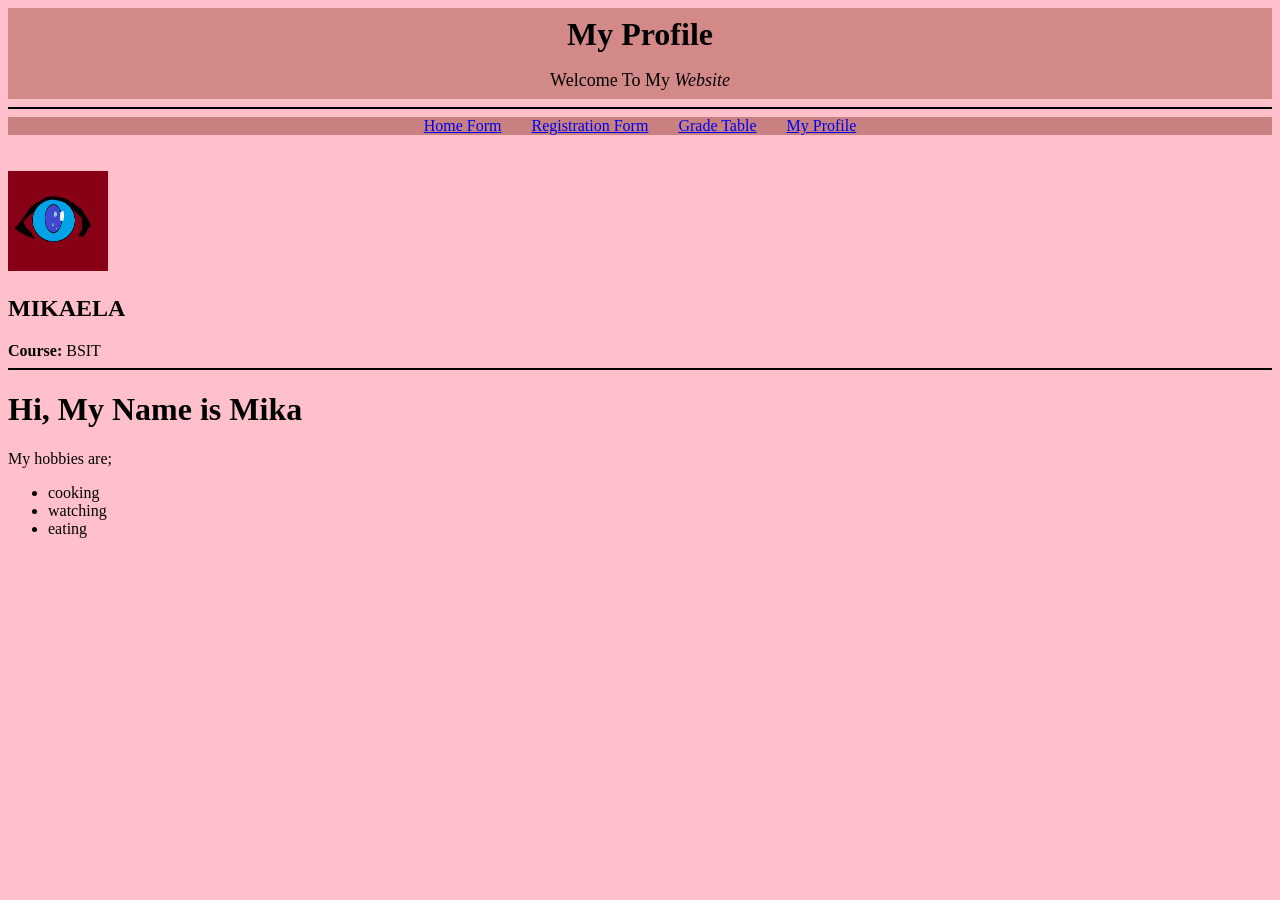
<file: ACTIVITY-2/MyProfile.html>
<!DOCTYPE html>

<html>
    <header style="background-color: rgb(212, 137, 137); text-align:center">
        <h1 style="padding: 8px; margin: 1px;">My Profile</h1>
        <p style="padding: 8px; margin: 1px; font-size:large;">Welcome To My <i>Website</i></p>
    </header>
    <hr color="black">

    <body bgcolor="pink">
     
        <div style="background-color: rgb(200, 128, 128); display:flex; justify-content:center; gap: 30px">
        <a href="Home.html">Home Form</a>
        <a href="Registration.html">Registration Form</a>
        <a href="Grade.html">Grade Table</a>
        <a href="MyProfile.html">My Profile</a>

</div>

<br><br>
<img src="eye.png" alt="profile" width="100" height="100"><br>
    <h2>MIKAELA</h2>

        <span><b>Course: </b>BSIT</span>

        <hr color="black">

    

        <h1>Hi, My Name is Mika </h1>
        <p>My hobbies are;  </p>
        <ul>
            <li>cooking</li>
                <li>watching</li>
                    <li>eating</li>
        </ul>


</body>
</html>
</file>
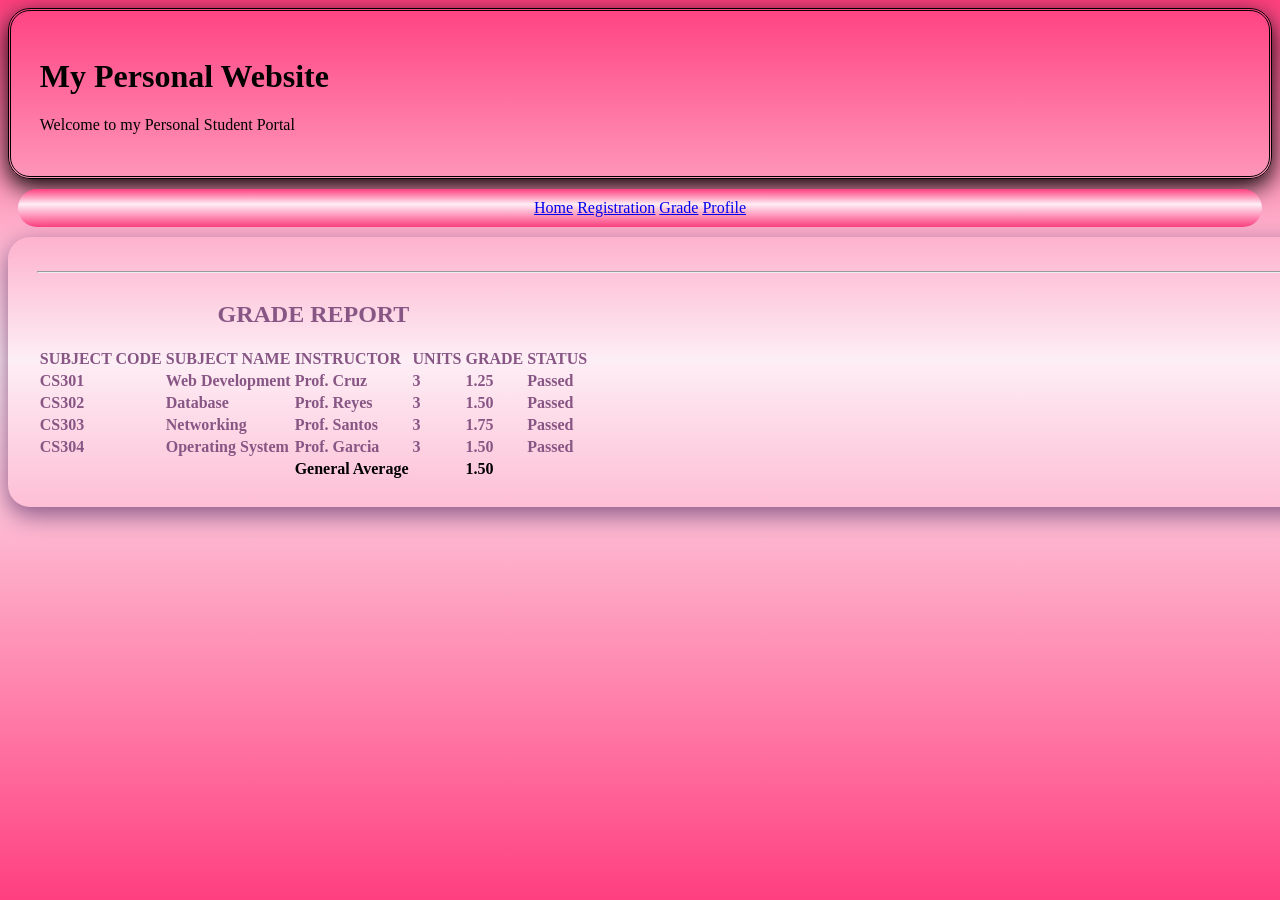
<file: ACTIVITY-4/grades.html>
<!DOCTYPE html>
<html lang="en">
<head>
    <meta charset="UTF-8">
    <meta name="viewport" content="width=device-width, initial-scale=1.0">
    <title>Grade Report</title>
    <link rel="stylesheet" href="style.css">
</head>
<body>
   
    <div class="head">
        <h1>My Personal Website</h1>
        <p>Welcome to my Personal Student Portal</p>
    </div>
    
    <nav class="links">
        <a href="home.html">Home</a>
        <a href="registration.html">Registration</a>
        <a href="grades.html">Grade</a>
        <a href="profile.html">Profile</a>
    </nav>
    <div class="table">
        <table align="center;">
            <caption><h2>GRADE REPORT</h2></caption>
            <tr>
                <th>SUBJECT CODE </th>
                <th>SUBJECT NAME </th>
                <th>INSTRUCTOR </th>
                <th>UNITS </th>
                <th>GRADE </th>
                <th>STATUS </th>
            </tr>

            <tr>
                <th>CS301</th>
                <th>Web Development</th>
                <th>Prof. Cruz</th>
                <th>3</th>
                <th>1.25</th>
                <th>Passed</th>
            </tr>

            <tr>
                <th>CS302</th>
                <th>Database</th>
                <th>Prof. Reyes</th>
                <th>3</th>
                <th>1.50</th>
                <th>Passed</th>
            </tr>

            <tr>
                <th>CS303</th>
                <th>Networking</th>
                <th>Prof. Santos</th>
                <th>3</th>
                <th>1.75</th>
                <th>Passed</th>
            </tr>
            
            <tr>
                <th>CS304</th>
                <th>Operating System</th>
                <th>Prof. Garcia</th>
                <th>3</th>
                <th>1.50</th>
                <th>Passed</th>
            </tr>
            <hr>
                <tr>
                    <th></th>
                    <th></th>
                    <th style="color: black;">General Average</th>
                    <th></th>
                    <th style="color: black;">1.50</th>
                    <th></th>
                </tr>
               
        </table>
    </div>
    
</body>
</html>
</file>
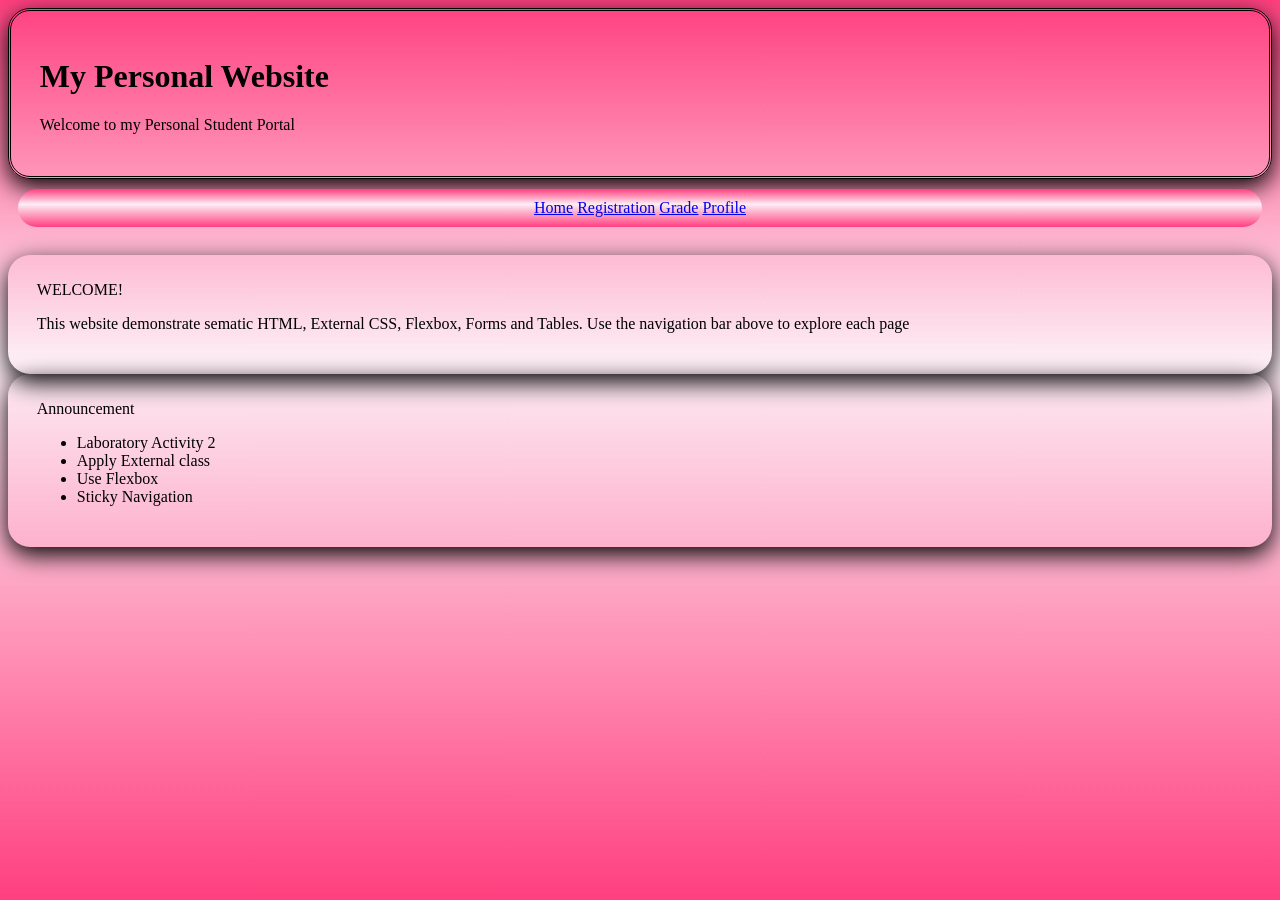
<file: ACTIVITY-4/home.html>
<!DOCTYPE html>
<html lang="en">
<head>
    <meta charset="UTF-8">
    <meta name="viewport" content="width=device-width, initial-scale=1.0">
    <title>Home Page</title>
    <link rel="stylesheet" href="style.css">
   
    
</head>

<body>
    
    <div class="head">
        <h1>My Personal Website</h1>
        <p>Welcome to my Personal Student Portal</p>
    </div>

    <nav class="links">
        <a href="home.html">Home</a>
        <a href="registration.html">Registration</a>
        <a href="grades.html">Grade</a>
        <a href="profile.html">Profile</a>
    </nav>
<br>
    <nav class="card">
        <Header>WELCOME!</Header>
        <p>This website demonstrate sematic HTML, External CSS, Flexbox, Forms and Tables. Use the navigation bar above to explore each page</p>
    </nav>
    
    <aside class="aside">
        <header>Announcement</header>
        <ul>
            <li>Laboratory Activity 2</li>
            <li>Apply External class</li>
            <li>Use Flexbox</li>
            <li>Sticky Navigation</li>
        </ul>
    </aside>
</body>
</html>
</file>
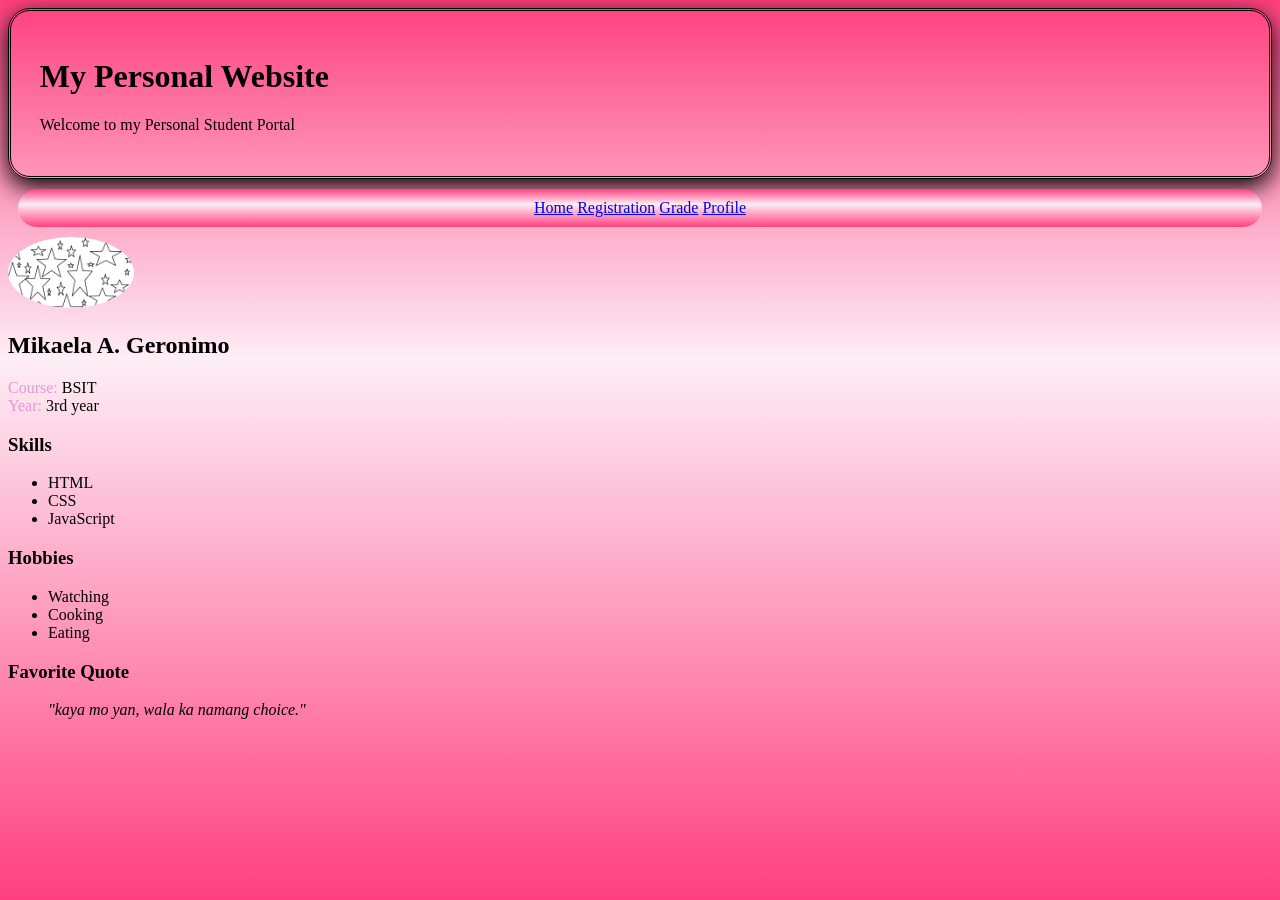
<file: ACTIVITY-4/profile.html>
<!DOCTYPE html>
<html lang="en">
<head>
    <meta charset="UTF-8">
    <meta name="viewport" content="width=device-width, initial-scale=1.0">
    <title>My Profile</title>
    <link rel="stylesheet" href="style.css">
</head>
<body>
    <div class="head">
        <h1>My Personal Website</h1>
        <p>Welcome to my Personal Student Portal</p>
    </div>

    <nav class="links">
        <a href="home.html">Home</a>
        <a href="registration.html">Registration</a>
        <a href="grades.html">Grade</a>
        <a href="profile.html">Profile</a>
    </nav>

    <div class="pic">
        <img src="profile.png">
    </div>

    <div class="info">
    <h2> Mikaela A. Geronimo</h2>
    <span style="color: rgb(226, 151, 214);">Course: </span>BSIT
    <br>
    <span style="color: rgb(226, 151, 214);">Year: </span>3rd year

    <h3>Skills</h3>
    <ul>
        <li>HTML</li>
        <li>CSS</li>
        <li>JavaScript</li>
    </ul>

    <h3>Hobbies</h3>
    <ul>
        <li>Watching</li>
        <li>Cooking</li>
        <li>Eating</li>
    </ul>

    <dl>
    <dt><h3>Favorite Quote</h3></dt>
    <dd><i>"kaya mo yan, wala ka namang choice."</i></dd>
    </dl>
</div>
    
</body>
</html>
</file>
<file: style.css>
@import url('https://fonts.googleapis.com/css2?family=Nunito:wght@400;500;600;700;800;900&display=swap');

:root {
  --bg: #fff8fc;
  --surface: #ffffff;
  --surface-pink: #fff0f7;
  --pink: #f3a9ce;
  --pink-deep: #d96fa8;
  --pink-soft: #fbe0ed;
  --blue: #648ba2;
  --text: #426a80;
  --muted: #71828c;
  --border: #f1b5d3;
  --shadow: 0 12px 32px rgba(150, 88, 124, .12);
}
body.dark-mode {
  --bg: #201b2b;
  --surface: #2b2438;
  --surface-pink: #35283e;
  --pink: #d982b4;
  --pink-deep: #f2a7d0;
  --pink-soft: #493047;
  --blue: #a9cce0;
  --text: #f7eaf4;
  --muted: #c8b9ca;
  --border: #75506e;
  --shadow: 0 12px 32px rgba(0, 0, 0, .24);
}
* { margin: 0; 
  padding: 0; 
  box-sizing: 
  border-box; 
 
}

html { 
  scroll-behavior: smooth; 
  scroll-padding-top: 100px; 
}
body { 
  font-family: 'Nunito', 'Segoe UI', sans-serif; 
  background: var(--bg); 
  color: var(--text); 
  transition: background .35s, color .35s; 
}

a { 
  color: inherit; 
}
.site-header { 
  
  position: sticky; top: 0; 
  z-index: 1000; 
  display: flex; 
  align-items: center; 
  justify-content: space-between; 
  gap: 25px; 
  padding: 15px 7%; 
  background: color-mix(in srgb, var(--bg) 90%, transparent); 
  backdrop-filter: blur(14px); 
  border-bottom: 1px solid var(--border); 
}

.brand { 
  display: flex; 
  gap: 10px; 
  align-items: center; 
  text-decoration: none; 
  color: var(--pink-deep); 
  line-height: 1; 
}

.brand-mark { 
  display: grid; 
  place-items: center; 
  width: 42px; 
  height: 42px; 
  border-radius: 50%; 
  background: var(--pink-soft); 
  font-size: 27px; 
}


.brand strong { 
  display: block; 
  font-size: 22px; 
  letter-spacing: 2px; 
}

.brand small { 
  display: block; 
  font-size: 9px; 
  letter-spacing: 2px; 
  margin-top: 5px; 
}

.navbar { 
  display: flex; 
  align-items: center; 
  gap: 22px; 
}
.navbar a { 
  text-decoration: none; 
  font-size: 13px; 
  font-weight: 800; 
  transition: color .2s; 
}

.navbar a:hover { 
  color: var(--pink-deep); 
}

.theme-toggle { 
  display: inline-flex; 
  gap: 8px; 
  align-items: center; 
  border: 1px solid var(--border); 
  border-radius: 999px; 
  padding: 10px 14px; 
  color: var(--text); 
  background: var(--surface); 
  font: inherit; 
  font-size: 12px; 
  font-weight: 800; 
  cursor: pointer; 
  transition: transform .2s, background .3s; 
}

.theme-toggle:hover { 
  transform: translateY(-2px); 
}

.landing {
  min-height: 480px; 
  display: grid; 
  grid-template-columns: 1.15fr .85fr; 
  align-items: center; 
  gap: 40px; 
  padding: 65px 10% 45px; 
  overflow: hidden; 
}

.eyebrow { 
  color: var(--pink-deep); 
  font-size: 11px; 
  font-weight: 900; 
  letter-spacing: 2.5px; 
}

.intro h1 { 
  font-size: clamp(36px, 5vw, 62px);
  line-height: 1.12; 
  margin: 18px 0; 
  color: var(--text); 
}

.intro h1 span { 
  color: var(--pink-deep); 
}

.intro-copy { 
  max-width: 520px; 
  line-height: 1.8; 
  color: var(--muted);
}

.pill-button { 
  display: inline-flex; 
  align-items: center; 
  gap: 18px; 
  margin-top: 25px; 
  padding: 13px 20px; 
  border-radius: 12px; 
  background: var(--pink-deep); 
  color: white; 
  text-decoration: none; 
  font-weight: 900; 
  box-shadow: var(--shadow); 
  transition: transform .25s; 
}

.pill-button:hover { 
  transform: translateY(-4px);
 }

.landing-art { 
  min-height: 300px; 
  position: relative; 
  display: grid; 
  place-items: center; 
}

.landing-art::before { 
  content: ""; 
  position: absolute; 
  width: 290px; 
  height: 290px; 
  border-radius: 48% 52% 48% 52%; 
  background: var(--pink-soft); 
  transform: rotate(-8deg); 
}

.hero-photo { 
  position: relative; 
  z-index: 1; 
  width: 235px; 
  height: 235px; 
  object-fit: cover; 
  border-radius: 46% 46% 42% 42%; 
  border: 8px solid var(--surface); 
  box-shadow: var(--shadow); 
  animation: float 4s ease-in-out infinite; 
}

.cloud, .sparkle { 
  position: absolute; 
  z-index: 2; 
  color: var(--pink-deep); 
}

.cloud { 
  font-size: 50px; 
}

.cloud-one { 
  top: 14px; 
  left: 12%; 
}

.cloud-two { 
  right: 7%; 
  bottom: 25px; 
  font-size: 40px; 
}

.sparkle-one { 
  top: 40px; 
  right: 16%; 
  font-size: 30px; 

}

.sparkle-two { 
  bottom: 35px; 
  left: 12%; 
  font-size: 28px; 
}

.art-note { 
  position: absolute; 
  z-index: 2; 
  bottom: 2px; 
  right: 15%; 
  background: var(--surface); 
  border: 1px solid var(--border); 
  border-radius: 999px; 
  padding: 8px 14px; 
  font-size: 11px; 
  font-weight: 900; 
  transform: rotate(-4deg); 
}

.quick-links { 
  display: grid; 
  grid-template-columns: repeat(3, minmax(0, 1fr)); 
  align-items: center; 
  gap: 28px; 
  padding: 15px 8% 85px; 
}

.feature-card { 
  min-height: 300px; 
  display: flex; 
  flex-direction: column; 
  align-items: center; 
  text-align: center; 
  text-decoration: none; 
  background: var(--surface); 
  border: 2px solid var(--pink); 
  border-radius: 17px; 
  padding: 24px 22px; 
  box-shadow: var(--shadow); 
  transition: transform .3s, box-shadow .3s, background .3s; 

}

.feature-card:nth-child(2) { 
  min-height: 340px; 

}

.feature-card:hover { 
  transform: translateY(-10px) rotate(-.5deg); 
  box-shadow: 0 20px 40px rgba(217,111,168,.2); 
}

.card-number { 
  align-self: flex-start; 
  font-size: 9px; 
  letter-spacing: 1.5px; 
  color: var(--pink-deep); 
  font-weight: 900; 
}

.doodle { 
  position: relative;
   display: grid; 
   place-items: center; 
   width: 95px; 
   height: 95px; 
   margin: 20px 0 16px; 
   border-radius: 50%; 
   background: var(--surface-pink);
   color: var(--pink-deep); 
   font-size: 42px; 
  }

.doodle span { 
  position: absolute; 
  right: -3px; 
  top: 0; 
  font-size: 24px; 
  color: var(--blue); 
}

.feature-card h2 { 
  font-size: 22px; 
  margin-bottom: 8px; 
}

.feature-card p { 
  max-width: 250px; 
  font-size: 13px; 
  line-height: 1.7; 
  color: var(--muted); 
}

.card-link { 
  margin-top: auto; 
  padding-top: 20px; 
  font-size: 12px; 
  font-weight: 900; 
  color: var(--pink-deep);
 
}

.card-link b { 
  margin-left: 7px; 
}

.content-section { 
  width: min(1100px, 86%); 
  margin: 0 auto; 
  padding: 55px 0; 
}

.section-heading { 
  text-align: center; 
  margin-bottom: 35px; 

}

.section-heading h2 { 
  margin-top: 8px; 
  font-size: clamp(28px, 4vw, 39px); 
}

.section-heading h2 span {
   color: var(--pink-deep); 
  }

.section-description { 
  margin: 12px auto 0; max-width: 600px; color: var(--muted); line-height: 1.7; }
.about-layout { display: grid; grid-template-columns: .75fr 1.25fr; gap: 32px; align-items: center; }
.about-photo-wrap { position: relative; padding: 20px; background: var(--surface-pink); border: 2px solid var(--border); border-radius: 25px; }
.about-photo { display: block; width: 100%; max-height: 350px; object-fit: cover; border-radius: 18px; }
.sticker { position: absolute; right: -12px; bottom: 25px; padding: 10px 14px; border-radius: 14px; background: var(--surface); border: 1px solid var(--border); color: var(--pink-deep); font-weight: 900; transform: rotate(5deg); }
.panel { padding: 30px; background: var(--surface); border: 1px solid var(--border); border-radius: 22px; box-shadow: var(--shadow); }
.about-info h3 { font-size: 25px; margin-bottom: 5px; }
.pink-text { color: var(--pink-deep); font-weight: 800; margin-bottom: 16px; }
.about-info > p:not(.pink-text) { line-height: 1.8; color: var(--muted); }
.info-list { margin: 18px 0; padding: 14px 16px; border-radius: 14px; background: var(--surface-pink); }
.info-list p { margin: 7px 0; font-size: 14px; }
.info-list i { width: 25px; color: var(--pink-deep); }
.about-info h4 { margin: 10px 0; }
.education { padding-left: 20px; line-height: 1.9; color: var(--muted); font-size: 14px; }
.skills-grid { display: grid; grid-template-columns: repeat(5, 1fr); gap: 17px; }
.skill-tile, .contact-tile { text-align: center; padding: 25px 12px; background: var(--surface); border: 1px solid var(--border); border-radius: 19px; box-shadow: var(--shadow); transition: transform .25s; }
.skill-tile:hover, .contact-tile:hover { transform: translateY(-7px); }
.skill-tile i { font-size: 46px; margin-bottom: 12px; }
.skill-tile h3, .contact-tile h3 { margin-bottom: 5px; }
.skill-tile p, .contact-tile p { color: var(--muted); font-size: 12px; overflow-wrap: anywhere; }
.html { color: #e44d26; }.css { color: #1d73d4; }.javascript { color: #d2b800; }.node { color: #68a063; }.database { color: #0f9b91; }
.projects-section { width: 100%; padding: 65px 7%; background: var(--surface-pink); border-top: 1px solid var(--border); border-bottom: 1px solid var(--border); }
.project-grid { display: grid; grid-template-columns: repeat(3, minmax(0, 1fr)); gap: 22px; max-width: 1200px; margin: auto; }
.project-tile { overflow: hidden; background: var(--surface); border: 1px solid var(--border); border-radius: 18px; box-shadow: var(--shadow); transition: transform .25s; }
.project-tile:hover { transform: translateY(-7px); }
.project-tile img { display: block; width: 100%; height: 180px; object-fit: cover; background: var(--pink-soft); }
.project-info { padding: 19px; }
.project-info span { color: var(--pink-deep); font-size: 10px; letter-spacing: 1.5px; font-weight: 900; }
.project-info h3 { margin: 5px 0; }.project-info p { font-size: 12px; color: var(--muted); }
.project-info a { display: inline-block; margin-top: 13px; text-decoration: none; color: var(--pink-deep); font-size: 13px; font-weight: 900; }
.contact-grid { display: grid; grid-template-columns: repeat(5, 1fr); gap: 15px; }
.contact-tile i { font-size: 30px; color: var(--pink-deep); margin-bottom: 12px; }
footer { text-align: center; padding: 25px 15px; background: var(--pink-soft); color: var(--text); font-size: 13px; }
footer span { display: block; margin-top: 5px; color: var(--pink-deep); font-size: 11px; }
.back-to-top { position: fixed; right: 22px; bottom: 22px; width: 43px; height: 43px; border: 0; border-radius: 50%; background: var(--pink-deep); color: white; font-size: 22px; cursor: pointer; box-shadow: var(--shadow); opacity: 0; pointer-events: none; transform: translateY(10px); transition: .25s; }
.back-to-top.visible { opacity: 1; pointer-events: auto; transform: translateY(0); }
.reveal-section { opacity: 0; transform: translateY(22px); transition: opacity .65s ease, transform .65s ease; }
.reveal-section.is-visible { opacity: 1; transform: translateY(0); }
@keyframes float { 0%, 100% { transform: translateY(0) rotate(1deg); } 50% { transform: translateY(-10px) rotate(-1deg); } }
@media (max-width: 950px) {
  .site-header { align-items: flex-start; flex-direction: column; }
  .navbar { width: 100%; flex-wrap: wrap; gap: 14px 18px; }
  .landing { padding: 50px 7%; }
  .quick-links { padding-left: 5%; padding-right: 5%; gap: 15px; }
  .feature-card { padding: 20px 14px; }
  .skills-grid { grid-template-columns: repeat(3, 1fr); }
  .contact-grid { grid-template-columns: repeat(3, 1fr); }
}
@media (max-width: 650px) {
  .navbar { gap: 12px; }.navbar a { font-size: 12px; }
  .theme-toggle { padding: 8px 11px; }
  .landing { grid-template-columns: 1fr; text-align: center; gap: 20px; padding-top: 45px; }
  .intro-copy { margin: auto; }
  .landing-art { min-height: 270px; }
  .landing-art::before { width: 235px; height: 235px; }
  .hero-photo { width: 195px; height: 195px; }
  .quick-links { grid-template-columns: 1fr; padding-bottom: 45px; }
  .feature-card, .feature-card:nth-child(2) { min-height: 260px; }
  .about-layout { grid-template-columns: 1fr; }
  .about-photo-wrap { max-width: 340px; margin: auto; }
  .skills-grid { grid-template-columns: repeat(2, 1fr); }
  .project-grid { grid-template-columns: 1fr; }
  .projects-section { padding: 50px 7%; }
  .contact-grid { grid-template-columns: repeat(2, 1fr); }
  .content-section { width: 88%; padding: 45px 0; }
  .panel { padding: 22px; }
}
@media (prefers-reduced-motion: reduce) {
  *, *::before, *::after { scroll-behavior: auto !important; animation-duration: .01ms !important; transition-duration: .01ms !important; }
}


/* ==============================
   LIGHT MODE COLORS
============================== */

:root {
    --bg: #fff8fc;
    --surface: #ffffff;
    --surface-pink: #fff0f7;

    --pink: #f3a9ce;
    --pink-deep: #d96fa8;
    --pink-soft: #fbe0ed;

    --blue: #648ba2;
    --text: #426a80;
    --muted: #71828c;

    --border: #f1b5d3;
    --shadow: 0 12px 32px rgba(150, 88, 124, 0.12);
}


/* ==============================
   DARK MODE COLORS
============================== */

body.dark-mode {
    --bg: #201b2b;
    --surface: #2b2438;
    --surface-pink: #35283e;

    --pink: #d982b4;
    --pink-deep: #f2a7d0;
    --pink-soft: #493047;

    --blue: #a9cce0;
    --text: #f7eaf4;
    --muted: #c8b9ca;

    --border: #75506e;
    --shadow: 0 12px 32px rgba(0, 0, 0, 0.24);
}


/* ==============================
   GENERAL STYLES
============================== */

* {
    margin: 0;
    padding: 0;
    box-sizing: border-box;
}

html {
    scroll-behavior: smooth;
    scroll-padding-top: 100px;
}

body {
    font-family: 'Nunito', 'Segoe UI', sans-serif;
    background: var(--bg);
    color: var(--text);

    transition:
        background 0.35s ease,
        color 0.35s ease;
}


/* ==============================
   MAIN PROFILE PICTURE
============================== */

.hero-photo {
    position: relative;
    z-index: 1;

    width: 235px;
    height: 235px;

    object-fit: cover;
    border-radius: 46% 46% 42% 42%;

    border: 8px solid var(--surface);
    box-shadow: var(--shadow);

    animation: float 4s ease-in-out infinite;

    transition:
        border-color 0.35s ease,
        opacity 0.3s ease;
}
</file>
<file: ACTIVITY-3/style.css>
html{
    scroll-behavior: smooth;
    
}
*{
    padding: 0;
    margin: 0;
    box-sizing: border-box;
    font-family: 'Segoe UI', sans-serif;

}

.card{
    background: var(--cream);
    border-radius: 22px;
    padding: 1.6em 1.8em;
    box-shadow: 0 8px 24px;
    background-color: (232,116,154,.18);
    border: 2px solid #fff;
}

body{
    
    background: #e1ebf5;
    overflow-x: hidden;
    flex-wrap: wrap;
}

nav{
    display: flex;
    justify-content: space-between;
    align-items: center;
    padding: 25px 8%;
    background: rgb(199, 223, 235);
    box-shadow: 0 5px 20px rgba(0,0,0,.08);
    position: sticky ;
    top: 0;
    display: flex;
    margin: 100px;
    flex-wrap: wrap;
}

nav h2{
    color: #6CB4EE;
    margin-top: 10px;
}

nav ul{
    display: flex;
    gap: 30px;
    list-style: none;
}

nav a{
    text-decoration: none;
    color: #555;
    font-weight: 500;
    transition: 4s;
}



.hero{
    display: flex;
    justify-content: center;
    align-items: center;
    padding: 80px 8%;
    gap: 50px;
    min-height: 90vh;
    
}

.left{
    width: 50%;

}

.left p{
    font-size: 18px;
    line-height: 30px;
    color: #666;
    margin-bottom: 30px;
}

button{
    padding: 18px 35px;
    border: none;
    border-radius: 40px;
    background: #87CEFA;
    color: white;
    font-size: 18px;
    cursor: pointer;
    transition: 2s;
    
}

button:hover{
    transform: translateY(-8px);
    background: #6CB4EE;
}


.right img{
    width: 450px;
    animation: float 2s infinite;

}

@keyframes float{
    50%{
        transform: translateY(-20px);
    }
}

/*about*/

.about{
    margin: 10px;
    padding: 10px 8%;
    text-align: center;
    display: flex;
    flex-direction: column;
    gap: 0.5px;
    flex-wrap: wrap;
}

.about h1{
    margin-right: 5px;
    font-size: 50px;
    color: #6CB4EE;
    margin-bottom: 50px;
    display: flex;
    justify-content: center;
    text-decoration: none;
    align-items: center;
    flex-direction: column;
}

.container{
    display: flex;
    gap: 30px;
    justify-content: center;
    flex-wrap: wrap;
    
}

.card{
    width: 320px;
    padding:40px;
    background: white;
    box-shadow: 0 10px rgba(0,0,0,.08);
    transition: 2s;
    display: flex;
    align-items: center;
   
}

.card:hover{
    transform: translateY(-15px);
}

.card h2{
    margin-left: 5px;
    margin-bottom: 15px;
    color:#6CB4EE;
}


.card p{
    
    line-height: 28px;
    color: #666;
}

/*best seller*/

.best{
    margin: 100px;
    padding: 100px 8%;
    text-align: center;
}

.best h1{
    font-size: 50px;
    color: #6CB4EE;
    margin-bottom: 50px;
}

.cards{
    display: flex;
    gap: 30px;
    justify-content: center;
    flex-wrap: wrap;
}

.menu{
    width: 280px;
    padding: 50px;
    background: white;
    border-radius: 30px;
    box-shadow: 0 10px 30px rgba(0,0,0,.08);
    transition: 2s;
}

.menu:hover{
    transform: scale(1.05);
}

.menu h2{
    color: #6CB4EE;
    margin-bottom: 15px;
}

.menu p{
    font-size: 25px;
    font-weight: bold;
    color: #444;
}

/*footer*/

footer{
    margin: 100px;
    padding: 50px;
    background: white;
    text-align: center;
    margin-top: 50px;
}

footer h2{
    color: #6CB4EE;
    margin-bottom: 10px;
}

footer p{
    color: #777;

}


/*responsive*/

@media(max-width:768px)
{
    .hero{
        flex-direction:row;
        text-align: center;
    
}

.left{
    width: 100px;

}


.left h1{
    font-size: 45px;
}

.right img{
    width: 300px;
}


nav{
    flex-direction: column;
    gap: 20px;
}

nav ul{
    gap: 15px;
}

}
</file>
<file: ACTIVITY-5/style.css>
header{
    color: rgb(226, 90, 113);
}
p{
    color: rgb(145, 94, 103);
    font-size: 20px;
}

.maincon {
    border-radius: 50px;
    background-color: rgb(238, 210, 215);
    margin: 50px;
    padding: 50px;
    box-shadow: 300px black;
  
}

body{
    display: flex;
    justify-content: center;
    margin: 50px;
    background-color: rgb(194, 165, 169);
}


button{
    background-color: rgb(252, 128, 149);
    color: white;
}

img{
    border-radius: 200px;
    width: 200px;
    height: 200px;
    display: flex;
    justify-content: space-evenly;
}

h2{
    display: flex;
    justify-content: center;
    color: rgb(158, 58, 75);
}

label {
    color: rgb(145, 94, 103);
}

text{
    background-color: rgb(236, 217, 227);
}
</file>
<file: ACTIVITY-4/style.css>
/*@import url('htts://fonts.googleapis.com/css2?family=Quicksand:wght@400;600;700&family-Caveat:wght@600;700&display=swap'); */

body{
    background: linear-gradient(180deg, #ff3f7f 0%, #fdeef5 40%, #ff3f7f 100%);
    background-attachment: fixed;
    transition: transform .3s ease;
}
    

.links{
    background: linear-gradient(180deg, #ff3f7f 0%, #fdeef5 40%, #ff3f7f 100%);
   border-radius: 50px;
    transition: transform .2s ease;
    padding: 10px;
    margin: 10px;
   flex-direction: row;
   flex-wrap: wrap;
   text-align: center;
   justify-content: space-between;
 }

 
.head{
    border-style: double;
    flex-wrap: wrap;
    align-items: center;

    background-color: #ff3f7f;
}

.pic img {
   
    width: 10%;
    height: 10%;
    border-radius: 100%;
    
}

.form {
    width: 100px;
    padding: 10px 20px 30px 40px;
    margin: 10px auto;
    border: 2px palevioletred;
    border-radius: 5px 10px;
    box-sizing: border-box;
   table-layout: auto;
   table-layout: fixed;
   text-decoration: double;
}

.card{
    background: var(--cream);
    border-radius: 22px;
    padding: 1.6em 1.8em;
    box-shadow: 0 8px 24px;
}

.head{
    
    background: var(--cream);
    border-radius: 22px;
    padding: 1.6em 1.8em;
    box-shadow: 0 8px 24px;
}

.aside{
    
    background: var(--cream);
    border-radius: 22px;
    padding: 1.6em 1.8em;
    box-shadow: 0 8px 24px;
}

.table {
   justify-items: center;
    width: 100%;
    border-collapse: collapse;
    border-radius: 5px;
    overflow: hidden;
    background: var(--deep-pink);
    color: #885685;
    padding: .7em .8em;
    text-align: left;
    background: var(--cream);
    border-radius: 22px;
    padding: 1.6em 1.8em;
    box-shadow: 0 8px 24px;

}

.info{
    border: #ff3f7f;
    justify-content: center;
}
</file>
